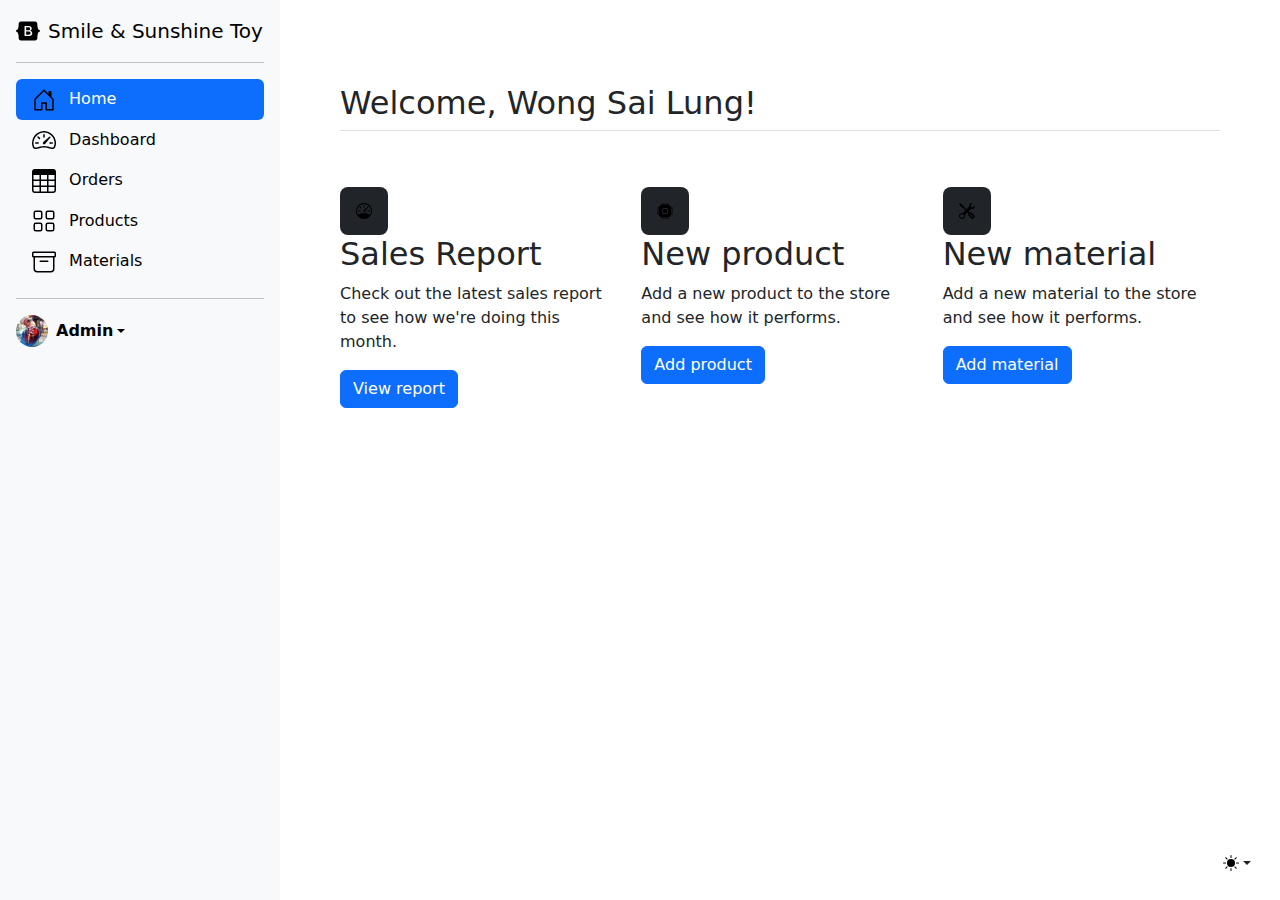
<file: admin/index.html>
<!doctype html>
<html lang="en" data-bs-theme="auto">

<head>
    <script src="./color-modes.js"></script>

    <meta charset="utf-8">
    <meta name="viewport" content="width=device-width, initial-scale=1">
    <title>Home</title>

    <link href="https://cdn.jsdelivr.net/npm/bootstrap@5.3.3/dist/css/bootstrap.min.css" rel="stylesheet"
        integrity="sha384-QWTKZyjpPEjISv5WaRU9OFeRpok6YctnYmDr5pNlyT2bRjXh0JMhjY6hW+ALEwIH" crossorigin="anonymous">

    <link href="./sidebars.css" rel="stylesheet">
    <link href="./main.css" rel="stylesheet">

</head>

<body>

    <!-- icon -->
    <svg xmlns="http://www.w3.org/2000/svg" class="d-none">

        <!-- background theme icon-->
        <symbol id="check2" viewBox="0 0 16 16">
            <path
                d="M13.854 3.646a.5.5 0 0 1 0 .708l-7 7a.5.5 0 0 1-.708 0l-3.5-3.5a.5.5 0 1 1 .708-.708L6.5 10.293l6.646-6.647a.5.5 0 0 1 .708 0z" />
        </symbol>
        <symbol id="circle-half" viewBox="0 0 16 16">
            <path d="M8 15A7 7 0 1 0 8 1v14zm0 1A8 8 0 1 1 8 0a8 8 0 0 1 0 16z" />
        </symbol>
        <symbol id="moon-stars-fill" viewBox="0 0 16 16">
            <path
                d="M6 .278a.768.768 0 0 1 .08.858 7.208 7.208 0 0 0-.878 3.46c0 4.021 3.278 7.277 7.318 7.277.527 0 1.04-.055 1.533-.16a.787.787 0 0 1 .81.316.733.733 0 0 1-.031.893A8.349 8.349 0 0 1 8.344 16C3.734 16 0 12.286 0 7.71 0 4.266 2.114 1.312 5.124.06A.752.752 0 0 1 6 .278z" />
            <path
                d="M10.794 3.148a.217.217 0 0 1 .412 0l.387 1.162c.173.518.579.924 1.097 1.097l1.162.387a.217.217 0 0 1 0 .412l-1.162.387a1.734 1.734 0 0 0-1.097 1.097l-.387 1.162a.217.217 0 0 1-.412 0l-.387-1.162A1.734 1.734 0 0 0 9.31 6.593l-1.162-.387a.217.217 0 0 1 0-.412l1.162-.387a1.734 1.734 0 0 0 1.097-1.097l.387-1.162zM13.863.099a.145.145 0 0 1 .274 0l.258.774c.115.346.386.617.732.732l.774.258a.145.145 0 0 1 0 .274l-.774.258a1.156 1.156 0 0 0-.732.732l-.258.774a.145.145 0 0 1-.274 0l-.258-.774a1.156 1.156 0 0 0-.732-.732l-.774-.258a.145.145 0 0 1 0-.274l.774-.258c.346-.115.617-.386.732-.732L13.863.1z" />
        </symbol>
        <symbol id="sun-fill" viewBox="0 0 16 16">
            <path
                d="M8 12a4 4 0 1 0 0-8 4 4 0 0 0 0 8zM8 0a.5.5 0 0 1 .5.5v2a.5.5 0 0 1-1 0v-2A.5.5 0 0 1 8 0zm0 13a.5.5 0 0 1 .5.5v2a.5.5 0 0 1-1 0v-2A.5.5 0 0 1 8 13zm8-5a.5.5 0 0 1-.5.5h-2a.5.5 0 0 1 0-1h2a.5.5 0 0 1 .5.5zM3 8a.5.5 0 0 1-.5.5h-2a.5.5 0 0 1 0-1h2A.5.5 0 0 1 3 8zm10.657-5.657a.5.5 0 0 1 0 .707l-1.414 1.415a.5.5 0 1 1-.707-.708l1.414-1.414a.5.5 0 0 1 .707 0zm-9.193 9.193a.5.5 0 0 1 0 .707L3.05 13.657a.5.5 0 0 1-.707-.707l1.414-1.414a.5.5 0 0 1 .707 0zm9.193 2.121a.5.5 0 0 1-.707 0l-1.414-1.414a.5.5 0 0 1 .707-.707l1.414 1.414a.5.5 0 0 1 0 .707zM4.464 4.465a.5.5 0 0 1-.707 0L2.343 3.05a.5.5 0 1 1 .707-.707l1.414 1.414a.5.5 0 0 1 0 .708z" />
        </symbol>


        <!-- side bar icon -->
        <symbol id="bootstrap" viewBox="0 0 118 94">
            <title>Bootstrap</title>
            <path fill-rule="evenodd" clip-rule="evenodd"
                d="M24.509 0c-6.733 0-11.715 5.893-11.492 12.284.214 6.14-.064 14.092-2.066 20.577C8.943 39.365 5.547 43.485 0 44.014v5.972c5.547.529 8.943 4.649 10.951 11.153 2.002 6.485 2.28 14.437 2.066 20.577C12.794 88.106 17.776 94 24.51 94H93.5c6.733 0 11.714-5.893 11.491-12.284-.214-6.14.064-14.092 2.066-20.577 2.009-6.504 5.396-10.624 10.943-11.153v-5.972c-5.547-.529-8.934-4.649-10.943-11.153-2.002-6.484-2.28-14.437-2.066-20.577C105.214 5.894 100.233 0 93.5 0H24.508zM80 57.863C80 66.663 73.436 72 62.543 72H44a2 2 0 01-2-2V24a2 2 0 012-2h18.437c9.083 0 15.044 4.92 15.044 12.474 0 5.302-4.01 10.049-9.119 10.88v.277C75.317 46.394 80 51.21 80 57.863zM60.521 28.34H49.948v14.934h8.905c6.884 0 10.68-2.772 10.68-7.727 0-4.643-3.264-7.207-9.012-7.207zM49.948 49.2v16.458H60.91c7.167 0 10.964-2.876 10.964-8.281 0-5.406-3.903-8.178-11.425-8.178H49.948z">
            </path>
        </symbol>
        <symbol id="home" viewBox="0 0 16 16">
            <path
                d="M8.354 1.146a.5.5 0 0 0-.708 0l-6 6A.5.5 0 0 0 1.5 7.5v7a.5.5 0 0 0 .5.5h4.5a.5.5 0 0 0 .5-.5v-4h2v4a.5.5 0 0 0 .5.5H14a.5.5 0 0 0 .5-.5v-7a.5.5 0 0 0-.146-.354L13 5.793V2.5a.5.5 0 0 0-.5-.5h-1a.5.5 0 0 0-.5.5v1.293L8.354 1.146zM2.5 14V7.707l5.5-5.5 5.5 5.5V14H10v-4a.5.5 0 0 0-.5-.5h-3a.5.5 0 0 0-.5.5v4H2.5z" />
        </symbol>
        <symbol id="speedometer2" viewBox="0 0 16 16">
            <path
                d="M8 4a.5.5 0 0 1 .5.5V6a.5.5 0 0 1-1 0V4.5A.5.5 0 0 1 8 4zM3.732 5.732a.5.5 0 0 1 .707 0l.915.914a.5.5 0 1 1-.708.708l-.914-.915a.5.5 0 0 1 0-.707zM2 10a.5.5 0 0 1 .5-.5h1.586a.5.5 0 0 1 0 1H2.5A.5.5 0 0 1 2 10zm9.5 0a.5.5 0 0 1 .5-.5h1.5a.5.5 0 0 1 0 1H12a.5.5 0 0 1-.5-.5zm.754-4.246a.389.389 0 0 0-.527-.02L7.547 9.31a.91.91 0 1 0 1.302 1.258l3.434-4.297a.389.389 0 0 0-.029-.518z" />
            <path fill-rule="evenodd"
                d="M0 10a8 8 0 1 1 15.547 2.661c-.442 1.253-1.845 1.602-2.932 1.25C11.309 13.488 9.475 13 8 13c-1.474 0-3.31.488-4.615.911-1.087.352-2.49.003-2.932-1.25A7.988 7.988 0 0 1 0 10zm8-7a7 7 0 0 0-6.603 9.329c.203.575.923.876 1.68.63C4.397 12.533 6.358 12 8 12s3.604.532 4.923.96c.757.245 1.477-.056 1.68-.631A7 7 0 0 0 8 3z" />
        </symbol>
        <symbol id="table" viewBox="0 0 16 16">
            <path
                d="M0 2a2 2 0 0 1 2-2h12a2 2 0 0 1 2 2v12a2 2 0 0 1-2 2H2a2 2 0 0 1-2-2V2zm15 2h-4v3h4V4zm0 4h-4v3h4V8zm0 4h-4v3h3a1 1 0 0 0 1-1v-2zm-5 3v-3H6v3h4zm-5 0v-3H1v2a1 1 0 0 0 1 1h3zm-4-4h4V8H1v3zm0-4h4V4H1v3zm5-3v3h4V4H6zm4 4H6v3h4V8z" />
        </symbol>
        <symbol id="grid" viewBox="0 0 16 16">
            <path
                d="M1 2.5A1.5 1.5 0 0 1 2.5 1h3A1.5 1.5 0 0 1 7 2.5v3A1.5 1.5 0 0 1 5.5 7h-3A1.5 1.5 0 0 1 1 5.5v-3zM2.5 2a.5.5 0 0 0-.5.5v3a.5.5 0 0 0 .5.5h3a.5.5 0 0 0 .5-.5v-3a.5.5 0 0 0-.5-.5h-3zm6.5.5A1.5 1.5 0 0 1 10.5 1h3A1.5 1.5 0 0 1 15 2.5v3A1.5 1.5 0 0 1 13.5 7h-3A1.5 1.5 0 0 1 9 5.5v-3zm1.5-.5a.5.5 0 0 0-.5.5v3a.5.5 0 0 0 .5.5h3a.5.5 0 0 0 .5-.5v-3a.5.5 0 0 0-.5-.5h-3zM1 10.5A1.5 1.5 0 0 1 2.5 9h3A1.5 1.5 0 0 1 7 10.5v3A1.5 1.5 0 0 1 5.5 15h-3A1.5 1.5 0 0 1 1 13.5v-3zm1.5-.5a.5.5 0 0 0-.5.5v3a.5.5 0 0 0 .5.5h3a.5.5 0 0 0 .5-.5v-3a.5.5 0 0 0-.5-.5h-3zm6.5.5A1.5 1.5 0 0 1 10.5 9h3a1.5 1.5 0 0 1 1.5 1.5v3a1.5 1.5 0 0 1-1.5 1.5h-3A1.5 1.5 0 0 1 9 13.5v-3zm1.5-.5a.5.5 0 0 0-.5.5v3a.5.5 0 0 0 .5.5h3a.5.5 0 0 0 .5-.5v-3a.5.5 0 0 0-.5-.5h-3z" />
        </symbol>
        <symbol id="archive" viewBox="0 0 16 16">
            <path
                d="M0 2a1 1 0 0 1 1-1h14a1 1 0 0 1 1 1v2a1 1 0 0 1-1 1v7.5a2.5 2.5 0 0 1-2.5 2.5h-9A2.5 2.5 0 0 1 1 12.5V5a1 1 0 0 1-1-1zm2 3v7.5A1.5 1.5 0 0 0 3.5 14h9a1.5 1.5 0 0 0 1.5-1.5V5zm13-3H1v2h14zM5 7.5a.5.5 0 0 1 .5-.5h5a.5.5 0 0 1 0 1h-5a.5.5 0 0 1-.5-.5" />
        </symbol>
        <symbol id="people-circle" viewBox="0 0 16 16">
            <path d="M11 6a3 3 0 1 1-6 0 3 3 0 0 1 6 0z" />
            <path fill-rule="evenodd"
                d="M0 8a8 8 0 1 1 16 0A8 8 0 0 1 0 8zm8-7a7 7 0 0 0-5.468 11.37C3.242 11.226 4.805 10 8 10s4.757 1.225 5.468 2.37A7 7 0 0 0 8 1z" />
        </symbol>

        <!-- top bar icon -->
        <symbol id="speedometer" viewBox="0 0 16 16">
            <path
                d="M8 2a.5.5 0 0 1 .5.5V4a.5.5 0 0 1-1 0V2.5A.5.5 0 0 1 8 2M3.732 3.732a.5.5 0 0 1 .707 0l.915.914a.5.5 0 1 1-.708.708l-.914-.915a.5.5 0 0 1 0-.707M2 8a.5.5 0 0 1 .5-.5h1.586a.5.5 0 0 1 0 1H2.5A.5.5 0 0 1 2 8m9.5 0a.5.5 0 0 1 .5-.5h1.5a.5.5 0 0 1 0 1H12a.5.5 0 0 1-.5-.5m.754-4.246a.39.39 0 0 0-.527-.02L7.547 7.31A.91.91 0 1 0 8.85 8.569l3.434-4.297a.39.39 0 0 0-.029-.518z" />
            <path fill-rule="evenodd"
                d="M6.664 15.889A8 8 0 1 1 9.336.11a8 8 0 0 1-2.672 15.78zm-4.665-4.283A11.95 11.95 0 0 1 8 10c2.186 0 4.236.585 6.001 1.606a7 7 0 1 0-12.002 0" />
        </symbol>
        <symbol id="cpu-fill" viewBox="0 0 16 16">
            <path d="M6.5 6a.5.5 0 0 0-.5.5v3a.5.5 0 0 0 .5.5h3a.5.5 0 0 0 .5-.5v-3a.5.5 0 0 0-.5-.5h-3z" />
            <path
                d="M5.5.5a.5.5 0 0 0-1 0V2A2.5 2.5 0 0 0 2 4.5H.5a.5.5 0 0 0 0 1H2v1H.5a.5.5 0 0 0 0 1H2v1H.5a.5.5 0 0 0 0 1H2v1H.5a.5.5 0 0 0 0 1H2A2.5 2.5 0 0 0 4.5 14v1.5a.5.5 0 0 0 1 0V14h1v1.5a.5.5 0 0 0 1 0V14h1v1.5a.5.5 0 0 0 1 0V14h1v1.5a.5.5 0 0 0 1 0V14a2.5 2.5 0 0 0 2.5-2.5h1.5a.5.5 0 0 0 0-1H14v-1h1.5a.5.5 0 0 0 0-1H14v-1h1.5a.5.5 0 0 0 0-1H14v-1h1.5a.5.5 0 0 0 0-1H14A2.5 2.5 0 0 0 11.5 2V.5a.5.5 0 0 0-1 0V2h-1V.5a.5.5 0 0 0-1 0V2h-1V.5a.5.5 0 0 0-1 0V2h-1V.5zm1 4.5h3A1.5 1.5 0 0 1 11 6.5v3A1.5 1.5 0 0 1 9.5 11h-3A1.5 1.5 0 0 1 5 9.5v-3A1.5 1.5 0 0 1 6.5 5z" />
        </symbol>
        <symbol id="toggles2" viewBox="0 0 16 16">
            <path d="M9.465 10H12a2 2 0 1 1 0 4H9.465c.34-.588.535-1.271.535-2 0-.729-.195-1.412-.535-2z" />
            <path
                d="M6 15a3 3 0 1 0 0-6 3 3 0 0 0 0 6zm0 1a4 4 0 1 1 0-8 4 4 0 0 1 0 8zm.535-10a3.975 3.975 0 0 1-.409-1H4a1 1 0 0 1 0-2h2.126c.091-.355.23-.69.41-1H4a2 2 0 1 0 0 4h2.535z" />
            <path d="M14 4a4 4 0 1 1-8 0 4 4 0 0 1 8 0z" />
        </symbol>
        <symbol id="tools" viewBox="0 0 16 16">
            <path
                d="M1 0L0 1l2.2 3.081a1 1 0 0 0 .815.419h.07a1 1 0 0 1 .708.293l2.675 2.675-2.617 2.654A3.003 3.003 0 0 0 0 13a3 3 0 1 0 5.878-.851l2.654-2.617.968.968-.305.914a1 1 0 0 0 .242 1.023l3.356 3.356a1 1 0 0 0 1.414 0l1.586-1.586a1 1 0 0 0 0-1.414l-3.356-3.356a1 1 0 0 0-1.023-.242L10.5 9.5l-.96-.96 2.68-2.643A3.005 3.005 0 0 0 16 3c0-.269-.035-.53-.102-.777l-2.14 2.141L12 4l-.364-1.757L13.777.102a3 3 0 0 0-3.675 3.68L7.462 6.46 4.793 3.793a1 1 0 0 1-.293-.707v-.071a1 1 0 0 0-.419-.814L1 0zm9.646 10.646a.5.5 0 0 1 .708 0l3 3a.5.5 0 0 1-.708.708l-3-3a.5.5 0 0 1 0-.708zM3 11l.471.242.529.026.287.445.445.287.026.529L5 13l-.242.471-.026.529-.445.287-.287.445-.529.026L3 15l-.471-.242L2 14.732l-.287-.445L1.268 14l-.026-.529L1 13l.242-.471.026-.529.445-.287.287-.445.529-.026L3 11z" />
        </symbol>
        <symbol id="chevron-right" viewBox="0 0 16 16">
            <path fill-rule="evenodd"
                d="M4.646 1.646a.5.5 0 0 1 .708 0l6 6a.5.5 0 0 1 0 .708l-6 6a.5.5 0 0 1-.708-.708L10.293 8 4.646 2.354a.5.5 0 0 1 0-.708z" />
        </symbol>
    </svg>

    <!-- background theme -->
    <div class="dropdown position-fixed bottom-0 end-0 mb-3 me-3 bd-mode-toggle">
        <button class="btn btn-bd-primary py-2 dropdown-toggle d-flex align-items-center" id="bd-theme" type="button"
            aria-expanded="false" data-bs-toggle="dropdown" aria-label="Toggle theme (auto)">
            <svg class="bi my-1 theme-icon-active" width="1em" height="1em">
                <use href="#circle-half"></use>
            </svg>
            <span class="visually-hidden" id="bd-theme-text">Toggle theme</span>
        </button>
        <ul class="dropdown-menu dropdown-menu-end shadow" aria-labelledby="bd-theme-text">
            <li>
                <button type="button" class="dropdown-item d-flex align-items-center" data-bs-theme-value="light"
                    aria-pressed="false">
                    <svg class="bi me-2 opacity-50" width="1em" height="1em">
                        <use href="#sun-fill"></use>
                    </svg>
                    Light
                    <svg class="bi ms-auto d-none" width="1em" height="1em">
                        <use href="#check2"></use>
                    </svg>
                </button>
            </li>
            <li>
                <button type="button" class="dropdown-item d-flex align-items-center" data-bs-theme-value="dark"
                    aria-pressed="false">
                    <svg class="bi me-2 opacity-50" width="1em" height="1em">
                        <use href="#moon-stars-fill"></use>
                    </svg>
                    Dark
                    <svg class="bi ms-auto d-none" width="1em" height="1em">
                        <use href="#check2"></use>
                    </svg>
                </button>
            </li>
            <li>
                <button type="button" class="dropdown-item d-flex align-items-center active" data-bs-theme-value="auto"
                    aria-pressed="true">
                    <svg class="bi me-2 opacity-50" width="1em" height="1em">
                        <use href="#circle-half"></use>
                    </svg>
                    Auto
                    <svg class="bi ms-auto d-none" width="1em" height="1em">
                        <use href="#check2"></use>
                    </svg>
                </button>
            </li>
        </ul>
    </div>

    <!-- Main Container -->
    <div class="main-container">
        <!-- Mobile Toggle Button -->
        <button class="navbar-toggler d-sm-none mobile-nav-toggle" type="button" data-bs-toggle="offcanvas"
            data-bs-target="#mobileSidebar" aria-controls="mobileSidebar">
            <svg xmlns="http://www.w3.org/2000/svg" width="24" height="24" viewBox="0 0 24 24" fill="none"
                stroke="currentColor" stroke-width="2" stroke-linecap="round" stroke-linejoin="round">
                <line x1="3" y1="12" x2="21" y2="12"></line>
                <line x1="3" y1="6" x2="21" y2="6"></line>
                <line x1="3" y1="18" x2="21" y2="18"></line>
            </svg>
        </button>

        <!-- Mobile Sidebar -->
        <div class="offcanvas d-lg-none offcanvas-start" tabindex="-1" id="mobileSidebar"
            aria-labelledby="mobileSidebarLabel">
            <div class="offcanvas-header">
                <a href="/"
                    class="d-flex align-items-center mb-3 mb-md-0 me-md-auto link-body-emphasis text-decoration-none">
                    <svg class="bi pe-none me-2" width="24" height="24">
                        <use xlink:href="#bootstrap" />
                    </svg>
                    <span class="fs-5">Smile & Sunshine Toy</span>
                </a>
                <button type="button" class="btn-close" data-bs-dismiss="offcanvas" aria-label="Close"></button>
            </div>
            <div class="offcanvas-body">
                <ul class="nav nav-pills flex-column mb-auto">
                    <li class="nav-item">
                        <a href="/admin" class="nav-link active" aria-current="page">
                            <svg class="bi pe-none me-2" width="24" height="24">
                                <use xlink:href="#home" />
                            </svg>
                            Home
                        </a>
                    </li>
                    <li>
                        <a href="/admin/dashboard" class="nav-link link-body-emphasis">
                            <svg class="bi pe-none me-2" width="24" height="24">
                                <use xlink:href="#speedometer2" />
                            </svg>
                            Dashboard
                        </a>
                    </li>
                    <li>
                        <a href="/admin/orders" class="nav-link link-body-emphasis">
                            <svg class="bi pe-none me-2" width="24" height="24">
                                <use xlink:href="#table" />
                            </svg>
                            Orders
                        </a>
                    </li>
                    <li>
                        <a href="/admin/products" class="nav-link link-body-emphasis">
                            <svg class="bi pe-none me-2" width="24" height="24">
                                <use xlink:href="#grid" />
                            </svg>
                            Products
                        </a>
                    </li>
                    <li>
                        <a href="/admin/materials" class="nav-link link-body-emphasis">
                            <svg class="bi pe-none me-2" width="24" height="24">
                                <use xlink:href="#archive" />
                            </svg>
                            Materials
                        </a>
                    </li>
                    <li class="nav-item d-none">
                        <a href="/admin/customers" class="nav-link link-body-emphasis">
                            <svg class="bi pe-none me-2" width="24" height="24">
                                <use xlink:href="#people-circle" />
                            </svg>
                            Customers
                        </a>
                    </li>
                </ul>
                <hr>
                <div class="dropdown">
                    <a href="#"
                        class="d-flex align-items-center link-body-emphasis text-decoration-none dropdown-toggle"
                        data-bs-toggle="dropdown" aria-expanded="false">
                        <img src="marco.jpg" alt="" width="32" height="32" class="rounded-circle me-2">
                        <strong>Admin</strong>
                    </a>
                    <ul class="dropdown-menu text-small shadow">
                        <li><a class="dropdown-item" href="/admin/settings">Settings</a></li>
                        <li><a class="dropdown-item" href="/admin/profile">Profile</a></li>
                        <li>
                            <hr class="dropdown-divider">
                        </li>
                        <li><a class="dropdown-item" href="/">Sign out</a></li>
                    </ul>
                </div>
            </div>
        </div>

        <!-- Large Screen Sidebar -->
        <div class="d-none d-lg-flex flex-column flex-shrink-0 p-3 bg-body-tertiary" style="width: 280px;">
            <a href="/"
                class="d-flex align-items-center mb-3 mb-md-0 me-md-auto link-body-emphasis text-decoration-none">
                <svg class="bi pe-none me-2" width="24" height="24">
                    <use xlink:href="#bootstrap" />
                </svg>
                <span class="fs-5">Smile & Sunshine Toy</span>
            </a>
            <hr>
            <ul class="nav nav-pills flex-column">
                <!-- Same navigation items as mobile sidebar -->
                <li class="nav-item">
                    <a href="/admin" class="nav-link active" aria-current="page">
                        <svg class="bi pe-none me-2" width="24" height="24">
                            <use xlink:href="#home" />
                        </svg>
                        Home
                    </a>
                </li>
                <li>
                    <a href="/admin/dashboard" class="nav-link link-body-emphasis">
                        <svg class="bi pe-none me-2" width="24" height="24">
                            <use xlink:href="#speedometer2" />
                        </svg>
                        Dashboard
                    </a>
                </li>
                <li>
                    <a href="/admin/orders" class="nav-link link-body-emphasis">
                        <svg class="bi pe-none me-2" width="24" height="24">
                            <use xlink:href="#table" />
                        </svg>
                        Orders
                    </a>
                </li>
                <li>
                    <a href="/admin/products" class="nav-link link-body-emphasis">
                        <svg class="bi pe-none me-2" width="24" height="24">
                            <use xlink:href="#grid" />
                        </svg>
                        Products
                    </a>
                </li>
                <li>
                    <a href="/admin/materials" class="nav-link link-body-emphasis">
                        <svg class="bi pe-none me-2" width="24" height="24">
                            <use xlink:href="#archive" />
                        </svg>
                        Materials
                    </a>
                </li>
                <li class="nav-item d-none">
                    <a href="/admin/customers" class="nav-link link-body-emphasis">
                        <svg class="bi pe-none me-2" width="24" height="24">
                            <use xlink:href="#people-circle" />
                        </svg>
                        Customers
                    </a>
                </li>
            </ul>
            <hr>
            <div class="dropdown">
                <a href="#" class="d-flex align-items-center link-body-emphasis text-decoration-none dropdown-toggle"
                    data-bs-toggle="dropdown" aria-expanded="false">
                    <img src="marco.jpg" alt="" width="32" height="32" class="rounded-circle me-2">
                    <strong>Admin</strong>
                </a>
                <ul class="dropdown-menu text-small shadow">
                    <li><a class="dropdown-item" href="/admin/settings">Settings</a></li>
                    <li><a class="dropdown-item" href="/admin/profile">Profile</a></li>
                    <li>
                        <hr class="dropdown-divider">
                    </li>
                    <li><a class="dropdown-item" href="/">Sign out</a></li>
                </ul>
            </div>
        </div>

        <!-- Medium Screen Sidebar -->
        <div class="d-none d-sm-flex d-lg-none flex-column flex-shrink-0 bg-body-tertiary" style="width: 4.5rem;">
            <a href="/" class="d-block p-3 link-body-emphasis text-decoration-none" data-bs-toggle="tooltip"
                data-bs-placement="right">
                <svg class="bi pe-none" width="40" height="32">
                    <use xlink:href="#bootstrap" />
                </svg>
            </a>
            <ul class="nav nav-pills nav-flush flex-column text-center">
                <li class="nav-item">
                    <a href="/admin" class="nav-link active py-3 border-bottom rounded-0" aria-current="page"
                        title="Home" data-bs-toggle="tooltip" data-bs-placement="right">
                        <svg class="bi pe-none" width="24" height="24" role="img" aria-label="Home">
                            <use xlink:href="#home" />
                        </svg>
                    </a>
                </li>
                <li>
                    <a href="/admin/dashboard" class="nav-link py-3 border-bottom rounded-0" title="Dashboard"
                        data-bs-toggle="tooltip" data-bs-placement="right">
                        <svg class="bi pe-none" width="24" height="24" role="img" aria-label="Dashboard">
                            <use xlink:href="#speedometer2" />
                        </svg>
                    </a>
                </li>
                <li>
                    <a href="/admin/orders" class="nav-link py-3 border-bottom rounded-0" title="Orders"
                        data-bs-toggle="tooltip" data-bs-placement="right">
                        <svg class="bi pe-none" width="24" height="24" role="img" aria-label="Orders">
                            <use xlink:href="#table" />
                        </svg>
                    </a>
                </li>
                <li>
                    <a href="/admin/products" class="nav-link py-3 border-bottom rounded-0" title="Products"
                        data-bs-toggle="tooltip" data-bs-placement="right">
                        <svg class="bi pe-none" width="24" height="24" role="img" aria-label="Products">
                            <use xlink:href="#grid" />
                        </svg>
                    </a>
                </li>
                <li>
                    <a href="/admin/materials" class="nav-link py-3 border-bottom rounded-0" title="Materials"
                        data-bs-toggle="tooltip" data-bs-placement="right">
                        <svg class="bi pe-none" width="24" height="24" role="img" aria-label="Materials">
                            <use xlink:href="#archive" />
                        </svg>
                    </a>
                </li>
                <li class="d-none">
                    <a href="/admin/customers" class="nav-link py-3 border-bottom rounded-0" title="Customers"
                        data-bs-toggle="tooltip" data-bs-placement="right">
                        <svg class="bi pe-none" width="24" height="24" role="img" aria-label="Customers">
                            <use xlink:href="#people-circle" />
                        </svg>
                    </a>
                </li>
            </ul>
            <div class="dropdown border-top">
                <a href="#"
                    class="d-flex align-items-center justify-content-center p-3 link-body-emphasis text-decoration-none dropdown-toggle"
                    data-bs-toggle="dropdown" aria-expanded="false">
                    <img src="marco.jpg" alt="mdo" width="32" height="32" class="rounded-circle">
                </a>
                <ul class="dropdown-menu text-small shadow">
                    <li><a class="dropdown-item" href="/admin/settings">Settings</a></li>
                    <li><a class="dropdown-item" href="/admin/profile">Profile</a></li>
                    <li>
                        <hr class="dropdown-divider">
                    </li>
                    <li><a class="dropdown-item" href="/">Sign out</a></li>
                </ul>
            </div>
        </div>

        <!-- Main Content -->
        <div class="content-wrapper">
            <main class="p-3">
                <div class="container px-4 py-5" id="hanging-icons">
                    <h2 class="pb-2 border-bottom">Welcome, Wong Sai Lung!</h2>
                    <div class="row g-4 py-5 row-cols-1 row-cols-lg-3">
                        <div class="col d-flex align-items-start theme-transition">
                            <div class="rounded-rectangle"
                                onmouseover="this.style.backgroundColor=document.documentElement.getAttribute('data-bs-theme')==='dark'?'#333':'#f0f0f0';"
                                onmouseout="this.style.backgroundColor='';">
                                <div class="icon-square theme-icon flex-shrink-0 me-3">
                                    <svg class="bi" width="1em" height="1em">
                                        <use xlink:href="#speedometer" />
                                    </svg>
                                </div>
                                <div>
                                    <h2>Sales Report</h2>
                                    <p>Check out the latest sales report to see how we're doing this month.
                                    </p>
                                    <a href="/admin/dashboard/#report" class="btn btn-primary">
                                        View report
                                    </a>
                                </div>
                            </div>
                        </div>
                        <div class="col d-flex align-items-start theme-transition">
                            <div class="rounded-rectangle"
                                onmouseover="this.style.backgroundColor=document.documentElement.getAttribute('data-bs-theme')==='dark'?'#333':'#f0f0f0';"
                                onmouseout="this.style.backgroundColor='';">
                                <div class="icon-square theme-icon flex-shrink-0 me-3">
                                    <svg class="bi" width="1em" height="1em">
                                        <use xlink:href="#cpu-fill" />
                                    </svg>
                                </div>
                                <div>
                                    <h2>New product</h2>
                                    <p>Add a new product to the store and see how it performs.
                                    </p>
                                    <a href="/admin/products/new" class="btn btn-primary">
                                        Add product
                                    </a>
                                </div>
                            </div>
                        </div>
                        <div class="col d-flex align-items-start theme-transition">
                            <div class="rounded-rectangle"
                                onmouseover="this.style.backgroundColor=document.documentElement.getAttribute('data-bs-theme')==='dark'?'#333':'#f0f0f0';"
                                onmouseout="this.style.backgroundColor='';">
                                <div class="icon-square theme-icon flex-shrink-0 me-3">
                                    <svg class="bi" width="1em" height="1em">
                                        <use xlink:href="#tools" />
                                    </svg>
                                </div>
                                <div>
                                    <h2>New material</h2>
                                    <p>Add a new material to the store and see how it performs.
                                    </p>
                                    <a href="/admin/materials/new" class="btn btn-primary">
                                        Add material
                                    </a>
                                </div>
                            </div>
                        </div>
                    </div>
                </div>
            </main>
        </div>
    </div>

    <script src="https://cdn.jsdelivr.net/npm/bootstrap@5.3.3/dist/js/bootstrap.bundle.min.js"
        integrity="sha384-YvpcrYf0tY3lHB60NNkmXc5s9fDVZLESaAA55NDzOxhy9GkcIdslK1eN7N6jIeHz"
        crossorigin="anonymous"></script>
    <script src="./sidebars.js"></script>
</body>

</html>
</file>
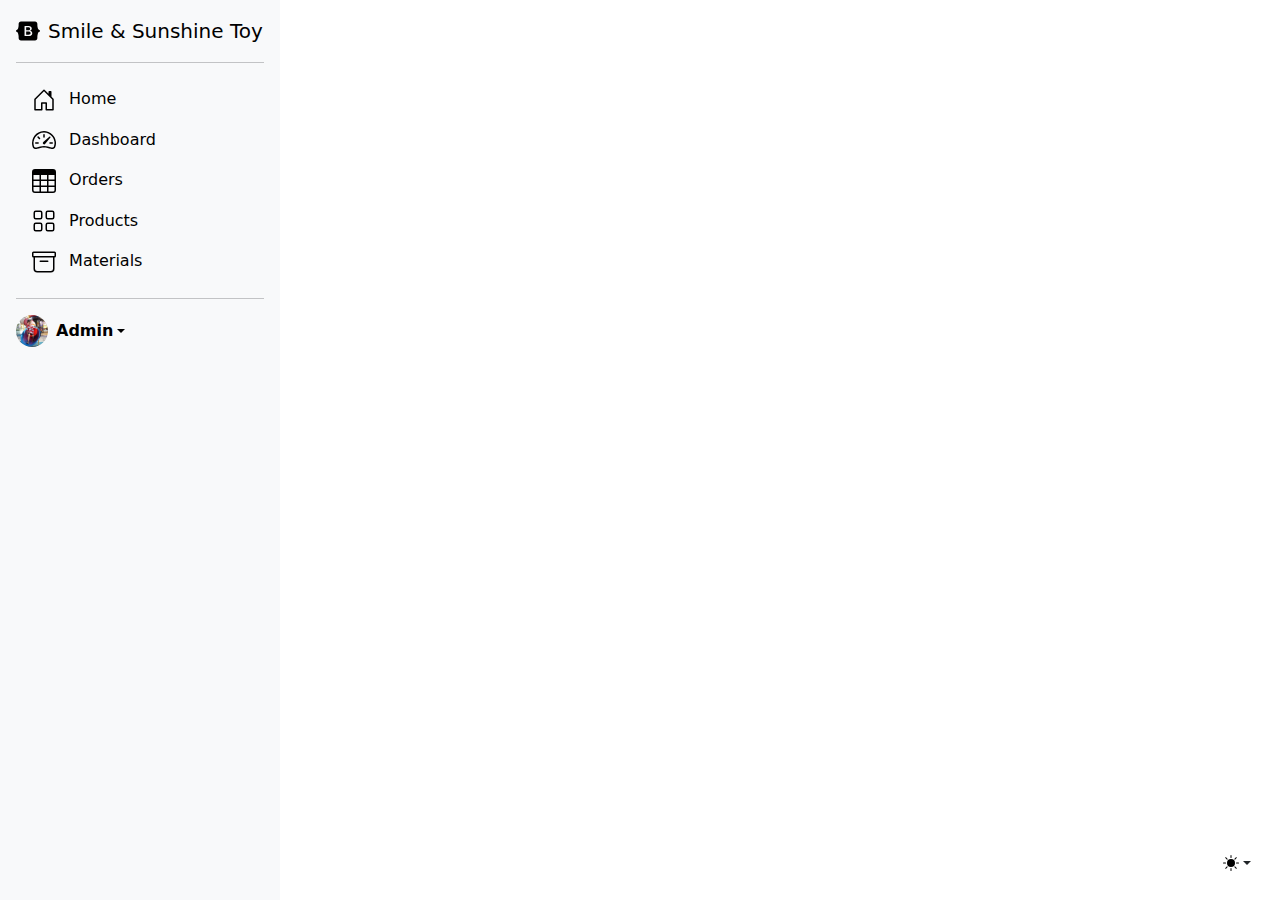
<file: admin/customers/index.html>
<!doctype html>
<html lang="en" data-bs-theme="auto">

<head>
    <script src="../color-modes.js"></script>

    <meta charset="utf-8">
    <meta name="viewport" content="width=device-width, initial-scale=1">
    <title>Customers</title>

    <link href="https://cdn.jsdelivr.net/npm/bootstrap@5.3.3/dist/css/bootstrap.min.css" rel="stylesheet"
        integrity="sha384-QWTKZyjpPEjISv5WaRU9OFeRpok6YctnYmDr5pNlyT2bRjXh0JMhjY6hW+ALEwIH" crossorigin="anonymous">

    <link href="../sidebars.css" rel="stylesheet">
    <link href="../main.css" rel="stylesheet">
</head>

<body>

    <!-- icon -->
    <svg xmlns="http://www.w3.org/2000/svg" class="d-none">

        <!-- background theme icon-->
        <symbol id="check2" viewBox="0 0 16 16">
            <path
                d="M13.854 3.646a.5.5 0 0 1 0 .708l-7 7a.5.5 0 0 1-.708 0l-3.5-3.5a.5.5 0 1 1 .708-.708L6.5 10.293l6.646-6.647a.5.5 0 0 1 .708 0z" />
        </symbol>
        <symbol id="circle-half" viewBox="0 0 16 16">
            <path d="M8 15A7 7 0 1 0 8 1v14zm0 1A8 8 0 1 1 8 0a8 8 0 0 1 0 16z" />
        </symbol>
        <symbol id="moon-stars-fill" viewBox="0 0 16 16">
            <path
                d="M6 .278a.768.768 0 0 1 .08.858 7.208 7.208 0 0 0-.878 3.46c0 4.021 3.278 7.277 7.318 7.277.527 0 1.04-.055 1.533-.16a.787.787 0 0 1 .81.316.733.733 0 0 1-.031.893A8.349 8.349 0 0 1 8.344 16C3.734 16 0 12.286 0 7.71 0 4.266 2.114 1.312 5.124.06A.752.752 0 0 1 6 .278z" />
            <path
                d="M10.794 3.148a.217.217 0 0 1 .412 0l.387 1.162c.173.518.579.924 1.097 1.097l1.162.387a.217.217 0 0 1 0 .412l-1.162.387a1.734 1.734 0 0 0-1.097 1.097l-.387 1.162a.217.217 0 0 1-.412 0l-.387-1.162A1.734 1.734 0 0 0 9.31 6.593l-1.162-.387a.217.217 0 0 1 0-.412l1.162-.387a1.734 1.734 0 0 0 1.097-1.097l.387-1.162zM13.863.099a.145.145 0 0 1 .274 0l.258.774c.115.346.386.617.732.732l.774.258a.145.145 0 0 1 0 .274l-.774.258a1.156 1.156 0 0 0-.732.732l-.258.774a.145.145 0 0 1-.274 0l-.258-.774a1.156 1.156 0 0 0-.732-.732l-.774-.258a.145.145 0 0 1 0-.274l.774-.258c.346-.115.617-.386.732-.732L13.863.1z" />
        </symbol>
        <symbol id="sun-fill" viewBox="0 0 16 16">
            <path
                d="M8 12a4 4 0 1 0 0-8 4 4 0 0 0 0 8zM8 0a.5.5 0 0 1 .5.5v2a.5.5 0 0 1-1 0v-2A.5.5 0 0 1 8 0zm0 13a.5.5 0 0 1 .5.5v2a.5.5 0 0 1-1 0v-2A.5.5 0 0 1 8 13zm8-5a.5.5 0 0 1-.5.5h-2a.5.5 0 0 1 0-1h2a.5.5 0 0 1 .5.5zM3 8a.5.5 0 0 1-.5.5h-2a.5.5 0 0 1 0-1h2A.5.5 0 0 1 3 8zm10.657-5.657a.5.5 0 0 1 0 .707l-1.414 1.415a.5.5 0 1 1-.707-.708l1.414-1.414a.5.5 0 0 1 .707 0zm-9.193 9.193a.5.5 0 0 1 0 .707L3.05 13.657a.5.5 0 0 1-.707-.707l1.414-1.414a.5.5 0 0 1 .707 0zm9.193 2.121a.5.5 0 0 1-.707 0l-1.414-1.414a.5.5 0 0 1 .707-.707l1.414 1.414a.5.5 0 0 1 0 .707zM4.464 4.465a.5.5 0 0 1-.707 0L2.343 3.05a.5.5 0 1 1 .707-.707l1.414 1.414a.5.5 0 0 1 0 .708z" />
        </symbol>


        <!-- side bar icon -->
        <symbol id="bootstrap" viewBox="0 0 118 94">
            <title>Bootstrap</title>
            <path fill-rule="evenodd" clip-rule="evenodd"
                d="M24.509 0c-6.733 0-11.715 5.893-11.492 12.284.214 6.14-.064 14.092-2.066 20.577C8.943 39.365 5.547 43.485 0 44.014v5.972c5.547.529 8.943 4.649 10.951 11.153 2.002 6.485 2.28 14.437 2.066 20.577C12.794 88.106 17.776 94 24.51 94H93.5c6.733 0 11.714-5.893 11.491-12.284-.214-6.14.064-14.092 2.066-20.577 2.009-6.504 5.396-10.624 10.943-11.153v-5.972c-5.547-.529-8.934-4.649-10.943-11.153-2.002-6.484-2.28-14.437-2.066-20.577C105.214 5.894 100.233 0 93.5 0H24.508zM80 57.863C80 66.663 73.436 72 62.543 72H44a2 2 0 01-2-2V24a2 2 0 012-2h18.437c9.083 0 15.044 4.92 15.044 12.474 0 5.302-4.01 10.049-9.119 10.88v.277C75.317 46.394 80 51.21 80 57.863zM60.521 28.34H49.948v14.934h8.905c6.884 0 10.68-2.772 10.68-7.727 0-4.643-3.264-7.207-9.012-7.207zM49.948 49.2v16.458H60.91c7.167 0 10.964-2.876 10.964-8.281 0-5.406-3.903-8.178-11.425-8.178H49.948z">
            </path>
        </symbol>
        <symbol id="home" viewBox="0 0 16 16">
            <path
                d="M8.354 1.146a.5.5 0 0 0-.708 0l-6 6A.5.5 0 0 0 1.5 7.5v7a.5.5 0 0 0 .5.5h4.5a.5.5 0 0 0 .5-.5v-4h2v4a.5.5 0 0 0 .5.5H14a.5.5 0 0 0 .5-.5v-7a.5.5 0 0 0-.146-.354L13 5.793V2.5a.5.5 0 0 0-.5-.5h-1a.5.5 0 0 0-.5.5v1.293L8.354 1.146zM2.5 14V7.707l5.5-5.5 5.5 5.5V14H10v-4a.5.5 0 0 0-.5-.5h-3a.5.5 0 0 0-.5.5v4H2.5z" />
        </symbol>
        <symbol id="speedometer2" viewBox="0 0 16 16">
            <path
                d="M8 4a.5.5 0 0 1 .5.5V6a.5.5 0 0 1-1 0V4.5A.5.5 0 0 1 8 4zM3.732 5.732a.5.5 0 0 1 .707 0l.915.914a.5.5 0 1 1-.708.708l-.914-.915a.5.5 0 0 1 0-.707zM2 10a.5.5 0 0 1 .5-.5h1.586a.5.5 0 0 1 0 1H2.5A.5.5 0 0 1 2 10zm9.5 0a.5.5 0 0 1 .5-.5h1.5a.5.5 0 0 1 0 1H12a.5.5 0 0 1-.5-.5zm.754-4.246a.389.389 0 0 0-.527-.02L7.547 9.31a.91.91 0 1 0 1.302 1.258l3.434-4.297a.389.389 0 0 0-.029-.518z" />
            <path fill-rule="evenodd"
                d="M0 10a8 8 0 1 1 15.547 2.661c-.442 1.253-1.845 1.602-2.932 1.25C11.309 13.488 9.475 13 8 13c-1.474 0-3.31.488-4.615.911-1.087.352-2.49.003-2.932-1.25A7.988 7.988 0 0 1 0 10zm8-7a7 7 0 0 0-6.603 9.329c.203.575.923.876 1.68.63C4.397 12.533 6.358 12 8 12s3.604.532 4.923.96c.757.245 1.477-.056 1.68-.631A7 7 0 0 0 8 3z" />
        </symbol>
        <symbol id="table" viewBox="0 0 16 16">
            <path
                d="M0 2a2 2 0 0 1 2-2h12a2 2 0 0 1 2 2v12a2 2 0 0 1-2 2H2a2 2 0 0 1-2-2V2zm15 2h-4v3h4V4zm0 4h-4v3h4V8zm0 4h-4v3h3a1 1 0 0 0 1-1v-2zm-5 3v-3H6v3h4zm-5 0v-3H1v2a1 1 0 0 0 1 1h3zm-4-4h4V8H1v3zm0-4h4V4H1v3zm5-3v3h4V4H6zm4 4H6v3h4V8z" />
        </symbol>
        <symbol id="grid" viewBox="0 0 16 16">
            <path
                d="M1 2.5A1.5 1.5 0 0 1 2.5 1h3A1.5 1.5 0 0 1 7 2.5v3A1.5 1.5 0 0 1 5.5 7h-3A1.5 1.5 0 0 1 1 5.5v-3zM2.5 2a.5.5 0 0 0-.5.5v3a.5.5 0 0 0 .5.5h3a.5.5 0 0 0 .5-.5v-3a.5.5 0 0 0-.5-.5h-3zm6.5.5A1.5 1.5 0 0 1 10.5 1h3A1.5 1.5 0 0 1 15 2.5v3A1.5 1.5 0 0 1 13.5 7h-3A1.5 1.5 0 0 1 9 5.5v-3zm1.5-.5a.5.5 0 0 0-.5.5v3a.5.5 0 0 0 .5.5h3a.5.5 0 0 0 .5-.5v-3a.5.5 0 0 0-.5-.5h-3zM1 10.5A1.5 1.5 0 0 1 2.5 9h3A1.5 1.5 0 0 1 7 10.5v3A1.5 1.5 0 0 1 5.5 15h-3A1.5 1.5 0 0 1 1 13.5v-3zm1.5-.5a.5.5 0 0 0-.5.5v3a.5.5 0 0 0 .5.5h3a.5.5 0 0 0 .5-.5v-3a.5.5 0 0 0-.5-.5h-3zm6.5.5A1.5 1.5 0 0 1 10.5 9h3a1.5 1.5 0 0 1 1.5 1.5v3a1.5 1.5 0 0 1-1.5 1.5h-3A1.5 1.5 0 0 1 9 13.5v-3zm1.5-.5a.5.5 0 0 0-.5.5v3a.5.5 0 0 0 .5.5h3a.5.5 0 0 0 .5-.5v-3a.5.5 0 0 0-.5-.5h-3z" />
        </symbol>
        <symbol id="archive" viewBox="0 0 16 16">
            <path
                d="M0 2a1 1 0 0 1 1-1h14a1 1 0 0 1 1 1v2a1 1 0 0 1-1 1v7.5a2.5 2.5 0 0 1-2.5 2.5h-9A2.5 2.5 0 0 1 1 12.5V5a1 1 0 0 1-1-1zm2 3v7.5A1.5 1.5 0 0 0 3.5 14h9a1.5 1.5 0 0 0 1.5-1.5V5zm13-3H1v2h14zM5 7.5a.5.5 0 0 1 .5-.5h5a.5.5 0 0 1 0 1h-5a.5.5 0 0 1-.5-.5" />
        </symbol>
        <symbol id="people-circle" viewBox="0 0 16 16">
            <path d="M11 6a3 3 0 1 1-6 0 3 3 0 0 1 6 0z" />
            <path fill-rule="evenodd"
                d="M0 8a8 8 0 1 1 16 0A8 8 0 0 1 0 8zm8-7a7 7 0 0 0-5.468 11.37C3.242 11.226 4.805 10 8 10s4.757 1.225 5.468 2.37A7 7 0 0 0 8 1z" />
        </symbol>
    </svg>

    <!-- background theme -->
    <div class="dropdown position-fixed bottom-0 end-0 mb-3 me-3 bd-mode-toggle">
        <button class="btn btn-bd-primary py-2 dropdown-toggle d-flex align-items-center" id="bd-theme" type="button"
            aria-expanded="false" data-bs-toggle="dropdown" aria-label="Toggle theme (auto)">
            <svg class="bi my-1 theme-icon-active" width="1em" height="1em">
                <use href="#circle-half"></use>
            </svg>
            <span class="visually-hidden" id="bd-theme-text">Toggle theme</span>
        </button>
        <ul class="dropdown-menu dropdown-menu-end shadow" aria-labelledby="bd-theme-text">
            <li>
                <button type="button" class="dropdown-item d-flex align-items-center" data-bs-theme-value="light"
                    aria-pressed="false">
                    <svg class="bi me-2 opacity-50" width="1em" height="1em">
                        <use href="#sun-fill"></use>
                    </svg>
                    Light
                    <svg class="bi ms-auto d-none" width="1em" height="1em">
                        <use href="#check2"></use>
                    </svg>
                </button>
            </li>
            <li>
                <button type="button" class="dropdown-item d-flex align-items-center" data-bs-theme-value="dark"
                    aria-pressed="false">
                    <svg class="bi me-2 opacity-50" width="1em" height="1em">
                        <use href="#moon-stars-fill"></use>
                    </svg>
                    Dark
                    <svg class="bi ms-auto d-none" width="1em" height="1em">
                        <use href="#check2"></use>
                    </svg>
                </button>
            </li>
            <li>
                <button type="button" class="dropdown-item d-flex align-items-center active" data-bs-theme-value="auto"
                    aria-pressed="true">
                    <svg class="bi me-2 opacity-50" width="1em" height="1em">
                        <use href="#circle-half"></use>
                    </svg>
                    Auto
                    <svg class="bi ms-auto d-none" width="1em" height="1em">
                        <use href="#check2"></use>
                    </svg>
                </button>
            </li>
        </ul>
    </div>

    <!-- Main Container -->
    <div class="main-container">
        <!-- Mobile Toggle Button -->
        <button class="navbar-toggler d-sm-none mobile-nav-toggle" type="button" data-bs-toggle="offcanvas"
            data-bs-target="#mobileSidebar" aria-controls="mobileSidebar">
            <svg xmlns="http://www.w3.org/2000/svg" width="24" height="24" viewBox="0 0 24 24" fill="none"
                stroke="currentColor" stroke-width="2" stroke-linecap="round" stroke-linejoin="round">
                <line x1="3" y1="12" x2="21" y2="12"></line>
                <line x1="3" y1="6" x2="21" y2="6"></line>
                <line x1="3" y1="18" x2="21" y2="18"></line>
            </svg>
        </button>

        <!-- Mobile Sidebar -->
        <div class="offcanvas d-lg-none offcanvas-start" tabindex="-1" id="mobileSidebar"
            aria-labelledby="mobileSidebarLabel">
            <div class="offcanvas-header">
                <a href="/"
                    class="d-flex align-items-center mb-3 mb-md-0 me-md-auto link-body-emphasis text-decoration-none">
                    <svg class="bi pe-none me-2" width="24" height="24">
                        <use xlink:href="#bootstrap" />
                    </svg>
                    <span class="fs-5">Smile & Sunshine Toy</span>
                </a>
                <button type="button" class="btn-close" data-bs-dismiss="offcanvas" aria-label="Close"></button>
            </div>
            <div class="offcanvas-body">
                <ul class="nav nav-pills flex-column mb-auto">
                    <li class="nav-item">
                        <a href="/admin" class="nav-link link-body-emphasis">
                            <svg class="bi pe-none me-2" width="24" height="24">
                                <use xlink:href="#home" />
                            </svg>
                            Home
                        </a>
                    </li>
                    <li>
                        <a href="/admin/dashboard" class="nav-link link-body-emphasis">
                            <svg class="bi pe-none me-2" width="24" height="24">
                                <use xlink:href="#speedometer2" />
                            </svg>
                            Dashboard
                        </a>
                    </li>
                    <li>
                        <a href="/admin/orders" class="nav-link link-body-emphasis">
                            <svg class="bi pe-none me-2" width="24" height="24">
                                <use xlink:href="#table" />
                            </svg>
                            Orders
                        </a>
                    </li>
                    <li>
                        <a href="/admin/products" class="nav-link link-body-emphasis">
                            <svg class="bi pe-none me-2" width="24" height="24">
                                <use xlink:href="#grid" />
                            </svg>
                            Products
                        </a>
                    </li>
                    <li>
                        <a href="/admin/materials" class="nav-link link-body-emphasis">
                            <svg class="bi pe-none me-2" width="24" height="24">
                                <use xlink:href="#archive" />
                            </svg>
                            Materials
                        </a>
                    </li>
                    <li class="nav-item d-none">
                        <a href="/admin/customers" class="nav-link active" aria-current="page">
                            <svg class="bi pe-none me-2" width="24" height="24">
                                <use xlink:href="#people-circle" />
                            </svg>
                            Customers
                        </a>
                    </li>
                </ul>
                <hr>
                <div class="dropdown">
                    <a href="#"
                        class="d-flex align-items-center link-body-emphasis text-decoration-none dropdown-toggle"
                        data-bs-toggle="dropdown" aria-expanded="false">
                        <img src="../marco.jpg" alt="" width="32" height="32" class="rounded-circle me-2">
                        <strong>Admin</strong>
                    </a>
                    <ul class="dropdown-menu text-small shadow">
                        <li><a class="dropdown-item" href="/admin/settings">Settings</a></li>
                        <li><a class="dropdown-item" href="/admin/profile">Profile</a></li>
                        <li>
                            <hr class="dropdown-divider">
                        </li>
                        <li><a class="dropdown-item" href="/">Sign out</a></li>
                    </ul>
                </div>
            </div>
        </div>

        <!-- Large Screen Sidebar -->
        <div class="d-none d-lg-flex flex-column flex-shrink-0 p-3 bg-body-tertiary" style="width: 280px;">
            <a href="/"
                class="d-flex align-items-center mb-3 mb-md-0 me-md-auto link-body-emphasis text-decoration-none">
                <svg class="bi pe-none me-2" width="24" height="24">
                    <use xlink:href="#bootstrap" />
                </svg>
                <span class="fs-5">Smile & Sunshine Toy</span>
            </a>
            <hr>
            <ul class="nav nav-pills flex-column">
                <!-- Same navigation items as mobile sidebar -->
                <li class="nav-item">
                    <a href="/admin" class="nav-link link-body-emphasis">
                        <svg class="bi pe-none me-2" width="24" height="24">
                            <use xlink:href="#home" />
                        </svg>
                        Home
                    </a>
                </li>
                <li>
                    <a href="/admin/dashboard" class="nav-link link-body-emphasis">
                        <svg class="bi pe-none me-2" width="24" height="24">
                            <use xlink:href="#speedometer2" />
                        </svg>
                        Dashboard
                    </a>
                </li>
                <li>
                    <a href="/admin/orders" class="nav-link link-body-emphasis">
                        <svg class="bi pe-none me-2" width="24" height="24">
                            <use xlink:href="#table" />
                        </svg>
                        Orders
                    </a>
                </li>
                <li>
                    <a href="/admin/products" class="nav-link link-body-emphasis">
                        <svg class="bi pe-none me-2" width="24" height="24">
                            <use xlink:href="#grid" />
                        </svg>
                        Products
                    </a>
                </li>
                <li>
                    <a href="/admin/materials" class="nav-link link-body-emphasis">
                        <svg class="bi pe-none me-2" width="24" height="24">
                            <use xlink:href="#archive" />
                        </svg>
                        Materials
                    </a>
                </li>
                <li class="nav-item d-none">
                    <a href="/admin/customers" class="nav-link active" aria-current="page"">
                        <svg class="bi pe-none me-2" width="24" height="24">
                        <use xlink:href="#people-circle" />
                        </svg>
                        Customers
                    </a>
                </li>
            </ul>
            <hr>
            <div class="dropdown">
                <a href="#" class="d-flex align-items-center link-body-emphasis text-decoration-none dropdown-toggle"
                    data-bs-toggle="dropdown" aria-expanded="false">
                    <img src="../marco.jpg" alt="" width="32" height="32" class="rounded-circle me-2">
                    <strong>Admin</strong>
                </a>
                <ul class="dropdown-menu text-small shadow">
                    <li><a class="dropdown-item" href="/admin/settings">Settings</a></li>
                    <li><a class="dropdown-item" href="/admin/profile">Profile</a></li>
                    <li>
                        <hr class="dropdown-divider">
                    </li>
                    <li><a class="dropdown-item" href="/">Sign out</a></li>
                </ul>
            </div>
        </div>

        <!-- Medium Screen Sidebar -->
        <div class="d-none d-sm-flex d-lg-none flex-column flex-shrink-0 bg-body-tertiary" style="width: 4.5rem;">
            <a href="/" class="d-block p-3 link-body-emphasis text-decoration-none" data-bs-toggle="tooltip" data-bs-placement="right">
                <svg class="bi pe-none" width="40" height="32">
                    <use xlink:href="#bootstrap" />
                </svg>
            </a>
            <ul class="nav nav-pills nav-flush flex-column text-center">
                <li class="nav-item">
                    <a href="/admin" class="nav-link py-3 border-bottom rounded-0" aria-current="page"
                        title="Home" data-bs-toggle="tooltip" data-bs-placement="right">
                        <svg class="bi pe-none" width="24" height="24" role="img" aria-label="Home">
                            <use xlink:href="#home" />
                        </svg>
                    </a>
                </li>
                <li>
                    <a href="/admin/dashboard" class="nav-link py-3 border-bottom rounded-0" title="Dashboard"
                        data-bs-toggle="tooltip" data-bs-placement="right">
                        <svg class="bi pe-none" width="24" height="24" role="img" aria-label="Dashboard">
                            <use xlink:href="#speedometer2" />
                        </svg>
                    </a>
                </li>
                <li>
                    <a href="/admin/orders" class="nav-link py-3 border-bottom rounded-0" title="Orders"
                        data-bs-toggle="tooltip" data-bs-placement="right">
                        <svg class="bi pe-none" width="24" height="24" role="img" aria-label="Orders">
                            <use xlink:href="#table" />
                        </svg>
                    </a>
                </li>
                <li>
                    <a href="/admin/products" class="nav-link py-3 border-bottom rounded-0" title="Products"
                        data-bs-toggle="tooltip" data-bs-placement="right">
                        <svg class="bi pe-none" width="24" height="24" role="img" aria-label="Products">
                            <use xlink:href="#grid" />
                        </svg>
                    </a>
                </li>
                <li>
                    <a href="/admin/materials" class="nav-link py-3 border-bottom rounded-0" title="Materials"
                        data-bs-toggle="tooltip" data-bs-placement="right">
                        <svg class="bi pe-none" width="24" height="24" role="img" aria-label="Materials">
                            <use xlink:href="#archive" />
                        </svg>
                    </a>
                </li>
                <li class="d-none">
                    <a href="/admin/customers" class="nav-link active py-3 border-bottom rounded-0" aria-current="page"
                        title="Customers" data-bs-toggle="tooltip" data-bs-placement="right">
                        <svg class="bi pe-none" width="24" height="24" role="img" aria-label="Customers">
                            <use xlink:href="#people-circle" />
                        </svg>
                    </a>
                </li>
            </ul>
            <div class="dropdown border-top">
                <a href="#"
                    class="d-flex align-items-center justify-content-center p-3 link-body-emphasis text-decoration-none dropdown-toggle"
                    data-bs-toggle="dropdown" aria-expanded="false">
                    <img src="../marco.jpg" alt="mdo" width="32" height="32" class="rounded-circle">
                </a>
                <ul class="dropdown-menu text-small shadow">
                    <li><a class="dropdown-item" href="/admin/settings">Settings</a></li>
                    <li><a class="dropdown-item" href="/admin/profile">Profile</a></li>
                    <li>
                        <hr class="dropdown-divider">
                    </li>
                    <li><a class="dropdown-item" href="/">Sign out</a></li>
                </ul>
            </div>
        </div>

        <!-- Main Content -->
        <div class="content-wrapper">
            <main class="p-3">

            </main>
        </div>
    </div>

    <script src="https://cdn.jsdelivr.net/npm/bootstrap@5.3.3/dist/js/bootstrap.bundle.min.js"
        integrity="sha384-YvpcrYf0tY3lHB60NNkmXc5s9fDVZLESaAA55NDzOxhy9GkcIdslK1eN7N6jIeHz"
        crossorigin="anonymous"></script>
    <script src="../sidebars.js"></script>
</body>

</html>
</file>
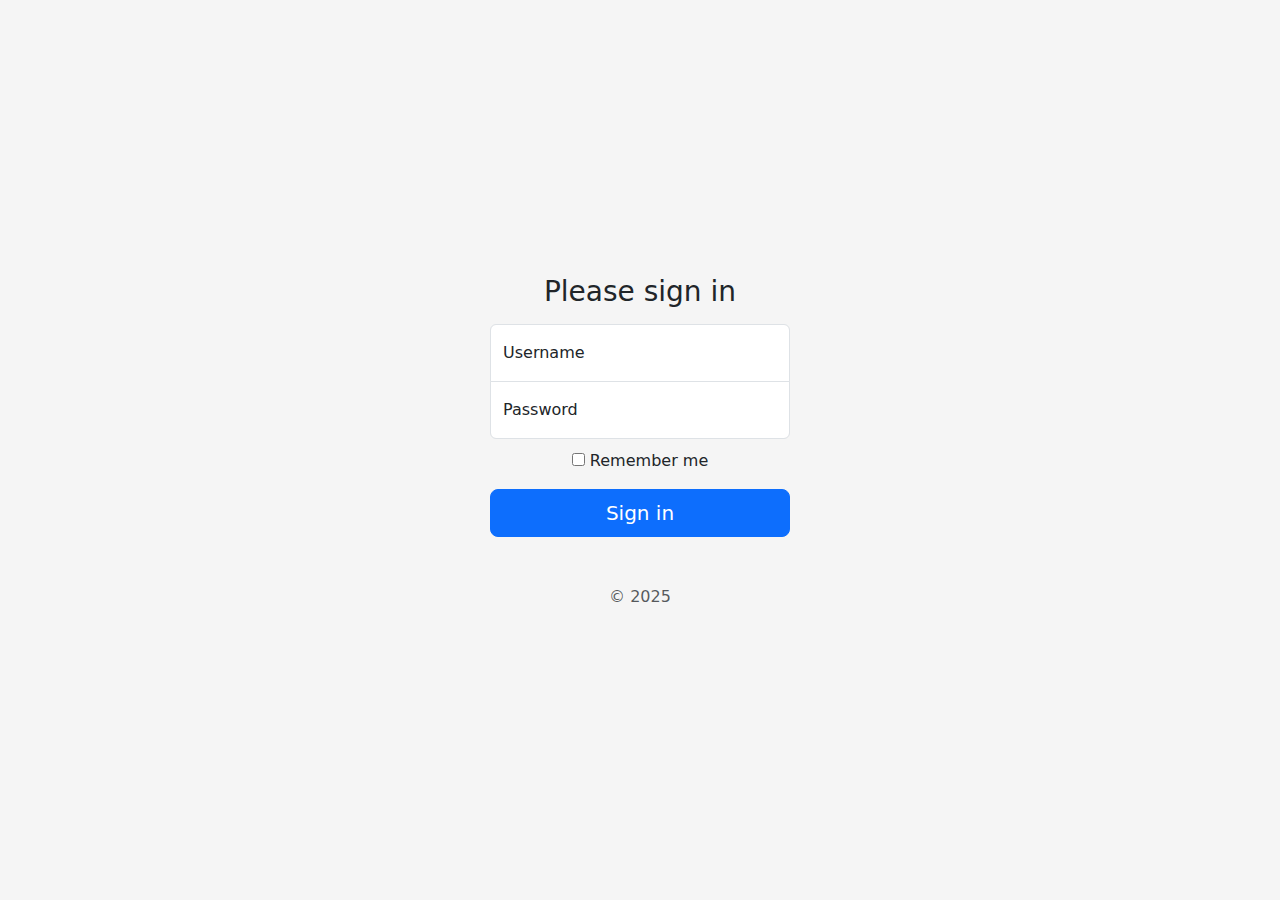
<file: admin/login/index.html>
<!DOCTYPE html>
<html lang="en">

<head>
    <meta charset="UTF-8">
    <meta name="viewport" content="width=device-width, initial-scale=1.0">
    <meta name="theme-color" content="#7952b3">
    <title>Login</title>
    <link href="https://cdn.jsdelivr.net/npm/bootstrap@5.3.3/dist/css/bootstrap.min.css" rel="stylesheet"
        integrity="sha384-QWTKZyjpPEjISv5WaRU9OFeRpok6YctnYmDr5pNlyT2bRjXh0JMhjY6hW+ALEwIH" crossorigin="anonymous">
    <link rel="stylesheet" href="signin.css">
    <link rel="stylesheet" href="style.css">
</head>

<body class="text-center">
    <main class="form-signin">
        <form action=".." method="">
            <h1 class="h3 mb-3 fw-normal">Please sign in</h1>

            <div class="form-floating">
                <input type="text" class="form-control" id="username" name="username" placeholder="Username" value="">
                <label for="username">Username</label>
            </div>
            <div class="form-floating">
                <input type="password" class="form-control" id="password" name="password" placeholder="Password" value="">
                <label for="password">Password</label>
            </div>

            <div class="checkbox mb-3">
                <label>
                    <input type="checkbox" name="remember_me" value="1"> Remember me
                </label>
            </div>
            <button class="w-100 btn btn-lg btn-primary" type="submit">Sign in</button>
            <p class="mt-5 mb-3 text-muted">&copy; 2025</p>
        </form>

    </main>
</body>

</html>
</file>
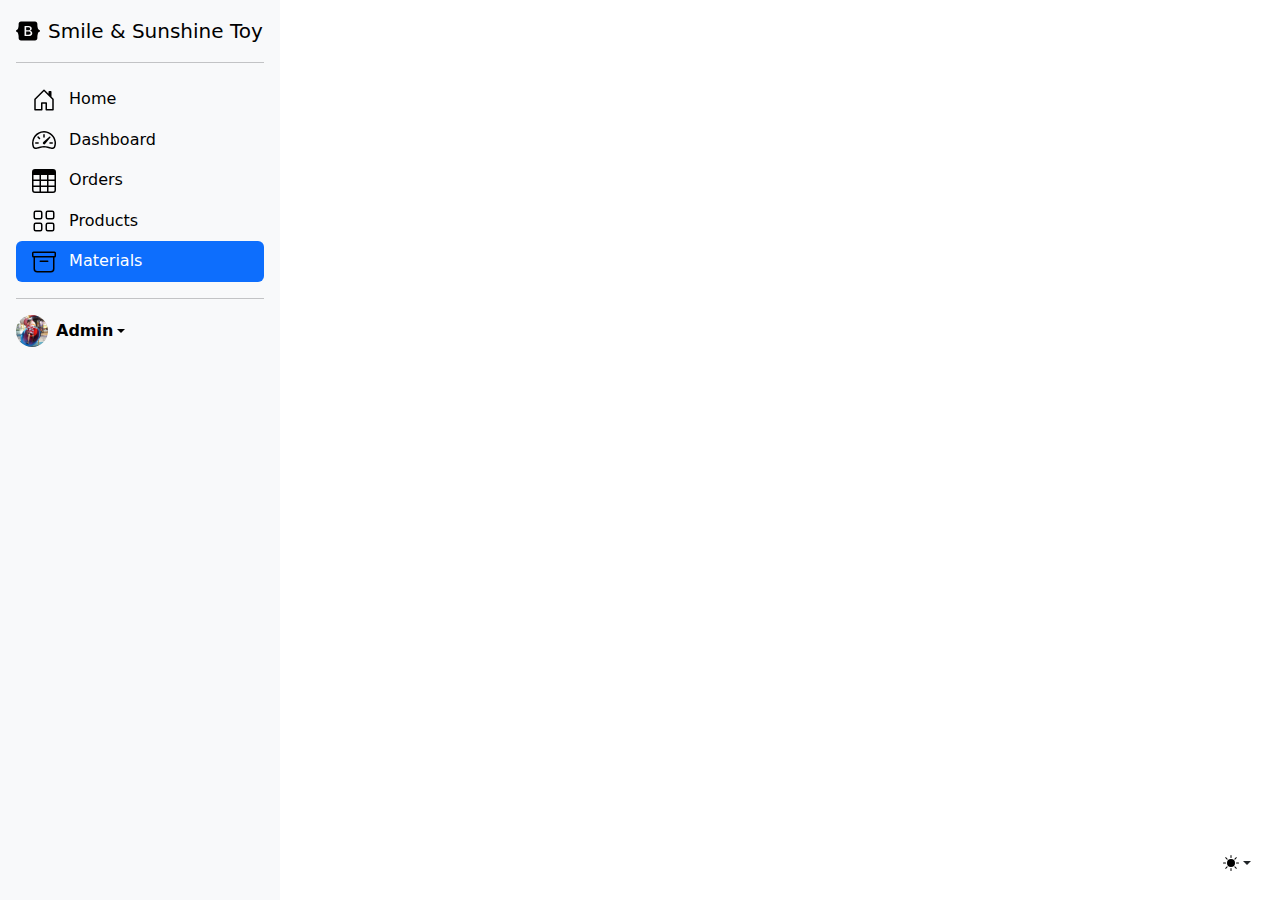
<file: admin/materials/index.html>
<!doctype html>
<html lang="en" data-bs-theme="auto">

<head>
    <script src="../color-modes.js"></script>

    <meta charset="utf-8">
    <meta name="viewport" content="width=device-width, initial-scale=1">
    <title>Materials</title>

    <link href="https://cdn.jsdelivr.net/npm/bootstrap@5.3.3/dist/css/bootstrap.min.css" rel="stylesheet" integrity="sha384-QWTKZyjpPEjISv5WaRU9OFeRpok6YctnYmDr5pNlyT2bRjXh0JMhjY6hW+ALEwIH" crossorigin="anonymous">

    <link href="../sidebars.css" rel="stylesheet">
    <link href="../main.css" rel="stylesheet">
</head>

<body>

    <!-- icon -->
    <svg xmlns="http://www.w3.org/2000/svg" class="d-none">

        <!-- background theme icon-->
        <symbol id="check2" viewBox="0 0 16 16">
            <path
                d="M13.854 3.646a.5.5 0 0 1 0 .708l-7 7a.5.5 0 0 1-.708 0l-3.5-3.5a.5.5 0 1 1 .708-.708L6.5 10.293l6.646-6.647a.5.5 0 0 1 .708 0z" />
        </symbol>
        <symbol id="circle-half" viewBox="0 0 16 16">
            <path d="M8 15A7 7 0 1 0 8 1v14zm0 1A8 8 0 1 1 8 0a8 8 0 0 1 0 16z" />
        </symbol>
        <symbol id="moon-stars-fill" viewBox="0 0 16 16">
            <path
                d="M6 .278a.768.768 0 0 1 .08.858 7.208 7.208 0 0 0-.878 3.46c0 4.021 3.278 7.277 7.318 7.277.527 0 1.04-.055 1.533-.16a.787.787 0 0 1 .81.316.733.733 0 0 1-.031.893A8.349 8.349 0 0 1 8.344 16C3.734 16 0 12.286 0 7.71 0 4.266 2.114 1.312 5.124.06A.752.752 0 0 1 6 .278z" />
            <path
                d="M10.794 3.148a.217.217 0 0 1 .412 0l.387 1.162c.173.518.579.924 1.097 1.097l1.162.387a.217.217 0 0 1 0 .412l-1.162.387a1.734 1.734 0 0 0-1.097 1.097l-.387 1.162a.217.217 0 0 1-.412 0l-.387-1.162A1.734 1.734 0 0 0 9.31 6.593l-1.162-.387a.217.217 0 0 1 0-.412l1.162-.387a1.734 1.734 0 0 0 1.097-1.097l.387-1.162zM13.863.099a.145.145 0 0 1 .274 0l.258.774c.115.346.386.617.732.732l.774.258a.145.145 0 0 1 0 .274l-.774.258a1.156 1.156 0 0 0-.732.732l-.258.774a.145.145 0 0 1-.274 0l-.258-.774a1.156 1.156 0 0 0-.732-.732l-.774-.258a.145.145 0 0 1 0-.274l.774-.258c.346-.115.617-.386.732-.732L13.863.1z" />
        </symbol>
        <symbol id="sun-fill" viewBox="0 0 16 16">
            <path
                d="M8 12a4 4 0 1 0 0-8 4 4 0 0 0 0 8zM8 0a.5.5 0 0 1 .5.5v2a.5.5 0 0 1-1 0v-2A.5.5 0 0 1 8 0zm0 13a.5.5 0 0 1 .5.5v2a.5.5 0 0 1-1 0v-2A.5.5 0 0 1 8 13zm8-5a.5.5 0 0 1-.5.5h-2a.5.5 0 0 1 0-1h2a.5.5 0 0 1 .5.5zM3 8a.5.5 0 0 1-.5.5h-2a.5.5 0 0 1 0-1h2A.5.5 0 0 1 3 8zm10.657-5.657a.5.5 0 0 1 0 .707l-1.414 1.415a.5.5 0 1 1-.707-.708l1.414-1.414a.5.5 0 0 1 .707 0zm-9.193 9.193a.5.5 0 0 1 0 .707L3.05 13.657a.5.5 0 0 1-.707-.707l1.414-1.414a.5.5 0 0 1 .707 0zm9.193 2.121a.5.5 0 0 1-.707 0l-1.414-1.414a.5.5 0 0 1 .707-.707l1.414 1.414a.5.5 0 0 1 0 .707zM4.464 4.465a.5.5 0 0 1-.707 0L2.343 3.05a.5.5 0 1 1 .707-.707l1.414 1.414a.5.5 0 0 1 0 .708z" />
        </symbol>


        <!-- side bar icon -->
        <symbol id="bootstrap" viewBox="0 0 118 94">
            <title>Bootstrap</title>
            <path fill-rule="evenodd" clip-rule="evenodd"
                d="M24.509 0c-6.733 0-11.715 5.893-11.492 12.284.214 6.14-.064 14.092-2.066 20.577C8.943 39.365 5.547 43.485 0 44.014v5.972c5.547.529 8.943 4.649 10.951 11.153 2.002 6.485 2.28 14.437 2.066 20.577C12.794 88.106 17.776 94 24.51 94H93.5c6.733 0 11.714-5.893 11.491-12.284-.214-6.14.064-14.092 2.066-20.577 2.009-6.504 5.396-10.624 10.943-11.153v-5.972c-5.547-.529-8.934-4.649-10.943-11.153-2.002-6.484-2.28-14.437-2.066-20.577C105.214 5.894 100.233 0 93.5 0H24.508zM80 57.863C80 66.663 73.436 72 62.543 72H44a2 2 0 01-2-2V24a2 2 0 012-2h18.437c9.083 0 15.044 4.92 15.044 12.474 0 5.302-4.01 10.049-9.119 10.88v.277C75.317 46.394 80 51.21 80 57.863zM60.521 28.34H49.948v14.934h8.905c6.884 0 10.68-2.772 10.68-7.727 0-4.643-3.264-7.207-9.012-7.207zM49.948 49.2v16.458H60.91c7.167 0 10.964-2.876 10.964-8.281 0-5.406-3.903-8.178-11.425-8.178H49.948z">
            </path>
        </symbol>
        <symbol id="home" viewBox="0 0 16 16">
            <path
                d="M8.354 1.146a.5.5 0 0 0-.708 0l-6 6A.5.5 0 0 0 1.5 7.5v7a.5.5 0 0 0 .5.5h4.5a.5.5 0 0 0 .5-.5v-4h2v4a.5.5 0 0 0 .5.5H14a.5.5 0 0 0 .5-.5v-7a.5.5 0 0 0-.146-.354L13 5.793V2.5a.5.5 0 0 0-.5-.5h-1a.5.5 0 0 0-.5.5v1.293L8.354 1.146zM2.5 14V7.707l5.5-5.5 5.5 5.5V14H10v-4a.5.5 0 0 0-.5-.5h-3a.5.5 0 0 0-.5.5v4H2.5z" />
        </symbol>
        <symbol id="speedometer2" viewBox="0 0 16 16">
            <path
                d="M8 4a.5.5 0 0 1 .5.5V6a.5.5 0 0 1-1 0V4.5A.5.5 0 0 1 8 4zM3.732 5.732a.5.5 0 0 1 .707 0l.915.914a.5.5 0 1 1-.708.708l-.914-.915a.5.5 0 0 1 0-.707zM2 10a.5.5 0 0 1 .5-.5h1.586a.5.5 0 0 1 0 1H2.5A.5.5 0 0 1 2 10zm9.5 0a.5.5 0 0 1 .5-.5h1.5a.5.5 0 0 1 0 1H12a.5.5 0 0 1-.5-.5zm.754-4.246a.389.389 0 0 0-.527-.02L7.547 9.31a.91.91 0 1 0 1.302 1.258l3.434-4.297a.389.389 0 0 0-.029-.518z" />
            <path fill-rule="evenodd"
                d="M0 10a8 8 0 1 1 15.547 2.661c-.442 1.253-1.845 1.602-2.932 1.25C11.309 13.488 9.475 13 8 13c-1.474 0-3.31.488-4.615.911-1.087.352-2.49.003-2.932-1.25A7.988 7.988 0 0 1 0 10zm8-7a7 7 0 0 0-6.603 9.329c.203.575.923.876 1.68.63C4.397 12.533 6.358 12 8 12s3.604.532 4.923.96c.757.245 1.477-.056 1.68-.631A7 7 0 0 0 8 3z" />
        </symbol>
        <symbol id="table" viewBox="0 0 16 16">
            <path
                d="M0 2a2 2 0 0 1 2-2h12a2 2 0 0 1 2 2v12a2 2 0 0 1-2 2H2a2 2 0 0 1-2-2V2zm15 2h-4v3h4V4zm0 4h-4v3h4V8zm0 4h-4v3h3a1 1 0 0 0 1-1v-2zm-5 3v-3H6v3h4zm-5 0v-3H1v2a1 1 0 0 0 1 1h3zm-4-4h4V8H1v3zm0-4h4V4H1v3zm5-3v3h4V4H6zm4 4H6v3h4V8z" />
        </symbol>
        <symbol id="grid" viewBox="0 0 16 16">
            <path
                d="M1 2.5A1.5 1.5 0 0 1 2.5 1h3A1.5 1.5 0 0 1 7 2.5v3A1.5 1.5 0 0 1 5.5 7h-3A1.5 1.5 0 0 1 1 5.5v-3zM2.5 2a.5.5 0 0 0-.5.5v3a.5.5 0 0 0 .5.5h3a.5.5 0 0 0 .5-.5v-3a.5.5 0 0 0-.5-.5h-3zm6.5.5A1.5 1.5 0 0 1 10.5 1h3A1.5 1.5 0 0 1 15 2.5v3A1.5 1.5 0 0 1 13.5 7h-3A1.5 1.5 0 0 1 9 5.5v-3zm1.5-.5a.5.5 0 0 0-.5.5v3a.5.5 0 0 0 .5.5h3a.5.5 0 0 0 .5-.5v-3a.5.5 0 0 0-.5-.5h-3zM1 10.5A1.5 1.5 0 0 1 2.5 9h3A1.5 1.5 0 0 1 7 10.5v3A1.5 1.5 0 0 1 5.5 15h-3A1.5 1.5 0 0 1 1 13.5v-3zm1.5-.5a.5.5 0 0 0-.5.5v3a.5.5 0 0 0 .5.5h3a.5.5 0 0 0 .5-.5v-3a.5.5 0 0 0-.5-.5h-3zm6.5.5A1.5 1.5 0 0 1 10.5 9h3a1.5 1.5 0 0 1 1.5 1.5v3a1.5 1.5 0 0 1-1.5 1.5h-3A1.5 1.5 0 0 1 9 13.5v-3zm1.5-.5a.5.5 0 0 0-.5.5v3a.5.5 0 0 0 .5.5h3a.5.5 0 0 0 .5-.5v-3a.5.5 0 0 0-.5-.5h-3z" />
        </symbol>
        <symbol id="archive" viewBox="0 0 16 16">
            <path d="M0 2a1 1 0 0 1 1-1h14a1 1 0 0 1 1 1v2a1 1 0 0 1-1 1v7.5a2.5 2.5 0 0 1-2.5 2.5h-9A2.5 2.5 0 0 1 1 12.5V5a1 1 0 0 1-1-1zm2 3v7.5A1.5 1.5 0 0 0 3.5 14h9a1.5 1.5 0 0 0 1.5-1.5V5zm13-3H1v2h14zM5 7.5a.5.5 0 0 1 .5-.5h5a.5.5 0 0 1 0 1h-5a.5.5 0 0 1-.5-.5"/>
        </symbol>
        <symbol id="people-circle" viewBox="0 0 16 16">
            <path d="M11 6a3 3 0 1 1-6 0 3 3 0 0 1 6 0z" />
            <path fill-rule="evenodd"
                d="M0 8a8 8 0 1 1 16 0A8 8 0 0 1 0 8zm8-7a7 7 0 0 0-5.468 11.37C3.242 11.226 4.805 10 8 10s4.757 1.225 5.468 2.37A7 7 0 0 0 8 1z" />
        </symbol>
    </svg>

    <!-- background theme -->
    <div class="dropdown position-fixed bottom-0 end-0 mb-3 me-3 bd-mode-toggle">
        <button class="btn btn-bd-primary py-2 dropdown-toggle d-flex align-items-center" id="bd-theme" type="button"
            aria-expanded="false" data-bs-toggle="dropdown" aria-label="Toggle theme (auto)">
            <svg class="bi my-1 theme-icon-active" width="1em" height="1em">
                <use href="#circle-half"></use>
            </svg>
            <span class="visually-hidden" id="bd-theme-text">Toggle theme</span>
        </button>
        <ul class="dropdown-menu dropdown-menu-end shadow" aria-labelledby="bd-theme-text">
            <li>
                <button type="button" class="dropdown-item d-flex align-items-center" data-bs-theme-value="light"
                    aria-pressed="false">
                    <svg class="bi me-2 opacity-50" width="1em" height="1em">
                        <use href="#sun-fill"></use>
                    </svg>
                    Light
                    <svg class="bi ms-auto d-none" width="1em" height="1em">
                        <use href="#check2"></use>
                    </svg>
                </button>
            </li>
            <li>
                <button type="button" class="dropdown-item d-flex align-items-center" data-bs-theme-value="dark"
                    aria-pressed="false">
                    <svg class="bi me-2 opacity-50" width="1em" height="1em">
                        <use href="#moon-stars-fill"></use>
                    </svg>
                    Dark
                    <svg class="bi ms-auto d-none" width="1em" height="1em">
                        <use href="#check2"></use>
                    </svg>
                </button>
            </li>
            <li>
                <button type="button" class="dropdown-item d-flex align-items-center active" data-bs-theme-value="auto"
                    aria-pressed="true">
                    <svg class="bi me-2 opacity-50" width="1em" height="1em">
                        <use href="#circle-half"></use>
                    </svg>
                    Auto
                    <svg class="bi ms-auto d-none" width="1em" height="1em">
                        <use href="#check2"></use>
                    </svg>
                </button>
            </li>
        </ul>
    </div>

    <!-- Main Container -->
    <div class="main-container">
        <!-- Mobile Toggle Button -->
        <button class="navbar-toggler d-sm-none mobile-nav-toggle" type="button" data-bs-toggle="offcanvas"
            data-bs-target="#mobileSidebar" aria-controls="mobileSidebar">
            <svg xmlns="http://www.w3.org/2000/svg" width="24" height="24" viewBox="0 0 24 24" fill="none"
                stroke="currentColor" stroke-width="2" stroke-linecap="round" stroke-linejoin="round">
                <line x1="3" y1="12" x2="21" y2="12"></line>
                <line x1="3" y1="6" x2="21" y2="6"></line>
                <line x1="3" y1="18" x2="21" y2="18"></line>
            </svg>
        </button>

        <!-- Mobile Sidebar -->
        <div class="offcanvas d-lg-none offcanvas-start" tabindex="-1" id="mobileSidebar"
            aria-labelledby="mobileSidebarLabel">
            <div class="offcanvas-header">
                <a href="/"
                    class="d-flex align-items-center mb-3 mb-md-0 me-md-auto link-body-emphasis text-decoration-none">
                    <svg class="bi pe-none me-2" width="24" height="24">
                        <use xlink:href="#bootstrap" />
                    </svg>
                    <span class="fs-5">Smile & Sunshine Toy</span>
                </a>
                <button type="button" class="btn-close" data-bs-dismiss="offcanvas" aria-label="Close"></button>
            </div>
            <div class="offcanvas-body">
                <ul class="nav nav-pills flex-column mb-auto">
                    <li class="nav-item">
                        <a href="/admin" class="nav-link link-body-emphasis" aria-current="page">
                            <svg class="bi pe-none me-2" width="24" height="24">
                                <use xlink:href="#home" />
                            </svg>
                            Home
                        </a>
                    </li>
                    <li>
                        <a href="/admin/dashboard" class="nav-link link-body-emphasis">
                            <svg class="bi pe-none me-2" width="24" height="24">
                                <use xlink:href="#speedometer2" />
                            </svg>
                            Dashboard
                        </a>
                    </li>
                    <li>
                        <a href="/admin/orders" class="nav-link link-body-emphasis">
                            <svg class="bi pe-none me-2" width="24" height="24">
                                <use xlink:href="#table" />
                            </svg>
                            Orders
                        </a>
                    </li>
                    <li>
                        <a href="/admin/products" class="nav-link link-body-emphasis">
                            <svg class="bi pe-none me-2" width="24" height="24">
                                <use xlink:href="#grid" />
                            </svg>
                            Products
                        </a>
                    </li>
                    <li>
                        <a href="/admin/materials" class="nav-link active">
                            <svg class="bi pe-none me-2" width="24" height="24">
                                <use xlink:href="#archive" />
                            </svg>
                            Materials
                        </a>
                    </li>
                    <li class="nav-item d-none">
                        <a href="/admin/customers" class="nav-link link-body-emphasis">
                            <svg class="bi pe-none me-2" width="24" height="24">
                                <use xlink:href="#people-circle" />
                            </svg>
                            Customers
                        </a>
                    </li>
                </ul>
                <hr>
                <div class="dropdown">
                    <a href="#"
                        class="d-flex align-items-center link-body-emphasis text-decoration-none dropdown-toggle"
                        data-bs-toggle="dropdown" aria-expanded="false">
                        <img src="../marco.jpg" alt="" width="32" height="32" class="rounded-circle me-2">
                        <strong>Admin</strong>
                    </a>
                    <ul class="dropdown-menu text-small shadow">
                        <li><a class="dropdown-item" href="/admin/settings">Settings</a></li>
                        <li><a class="dropdown-item" href="/admin/profile">Profile</a></li>
                        <li>
                            <hr class="dropdown-divider">
                        </li>
                        <li><a class="dropdown-item" href="/">Sign out</a></li>
                    </ul>
                </div>
            </div>
        </div>

        <!-- Large Screen Sidebar -->
        <div class="d-none d-lg-flex flex-column flex-shrink-0 p-3 bg-body-tertiary" style="width: 280px;">
            <a href="/"
                class="d-flex align-items-center mb-3 mb-md-0 me-md-auto link-body-emphasis text-decoration-none">
                <svg class="bi pe-none me-2" width="24" height="24">
                    <use xlink:href="#bootstrap" />
                </svg>
                <span class="fs-5">Smile & Sunshine Toy</span>
            </a>
            <hr>
            <ul class="nav nav-pills flex-column">
                <!-- Same navigation items as mobile sidebar -->
                <li class="nav-item">
                    <a href="/admin" class="nav-link link-body-emphasis" aria-current="page">
                        <svg class="bi pe-none me-2" width="24" height="24">
                            <use xlink:href="#home" />
                        </svg>
                        Home
                    </a>
                </li>
                <li>
                    <a href="/admin/dashboard" class="nav-link link-body-emphasis">
                        <svg class="bi pe-none me-2" width="24" height="24">
                            <use xlink:href="#speedometer2" />
                        </svg>
                        Dashboard
                    </a>
                </li>
                <li>
                    <a href="/admin/orders" class="nav-link link-body-emphasis">
                        <svg class="bi pe-none me-2" width="24" height="24">
                            <use xlink:href="#table" />
                        </svg>
                        Orders
                    </a>
                </li>
                <li>
                    <a href="/admin/products" class="nav-link link-body-emphasis">
                        <svg class="bi pe-none me-2" width="24" height="24">
                            <use xlink:href="#grid" />
                        </svg>
                        Products
                    </a>
                </li>
                <li>
                    <a href="/admin/materials" class="nav-link active">
                        <svg class="bi pe-none me-2" width="24" height="24">
                            <use xlink:href="#archive" />
                        </svg>
                        Materials
                    </a>
                </li>
                <li class="nav-item d-none">
                    <a href="/admin/customers" class="nav-link link-body-emphasis">
                        <svg class="bi pe-none me-2" width="24" height="24">
                            <use xlink:href="#people-circle" />
                        </svg>
                        Customers
                    </a>
                </li>
            </ul>
            <hr>
            <div class="dropdown">
                <a href="#" class="d-flex align-items-center link-body-emphasis text-decoration-none dropdown-toggle"
                    data-bs-toggle="dropdown" aria-expanded="false">
                    <img src="../marco.jpg" alt="" width="32" height="32" class="rounded-circle me-2">
                    <strong>Admin</strong>
                </a>
                <ul class="dropdown-menu text-small shadow">
                    <li><a class="dropdown-item" href="/admin/settings">Settings</a></li>
                    <li><a class="dropdown-item" href="/admin/profile">Profile</a></li>
                    <li>
                        <hr class="dropdown-divider">
                    </li>
                    <li><a class="dropdown-item" href="/">Sign out</a></li>
                </ul>
            </div>
        </div>

        <!-- Medium Screen Sidebar -->
        <div class="d-none d-sm-flex d-lg-none flex-column flex-shrink-0 bg-body-tertiary" style="width: 4.5rem;">
            <a href="/" class="d-block p-3 link-body-emphasis text-decoration-none" data-bs-toggle="tooltip" data-bs-placement="right">
                <svg class="bi pe-none" width="40" height="32">
                    <use xlink:href="#bootstrap" />
                </svg>
            </a>
            <ul class="nav nav-pills nav-flush flex-column text-center">
                <li class="nav-item">
                    <a href="/admin" class="nav-link py-3 border-bottom rounded-0" aria-current="page"
                        title="Home" data-bs-toggle="tooltip" data-bs-placement="right">
                        <svg class="bi pe-none" width="24" height="24" role="img" aria-label="Home">
                            <use xlink:href="#home" />
                        </svg>
                    </a>
                </li>
                <li>
                    <a href="/admin/dashboard" class="nav-link py-3 border-bottom rounded-0" title="Dashboard"
                        data-bs-toggle="tooltip" data-bs-placement="right">
                        <svg class="bi pe-none" width="24" height="24" role="img" aria-label="Dashboard">
                            <use xlink:href="#speedometer2" />
                        </svg>
                    </a>
                </li>
                <li>
                    <a href="/admin/orders" class="nav-link py-3 border-bottom rounded-0" title="Orders"
                        data-bs-toggle="tooltip" data-bs-placement="right">
                        <svg class="bi pe-none" width="24" height="24" role="img" aria-label="Orders">
                            <use xlink:href="#table" />
                        </svg>
                    </a>
                </li>
                <li>
                    <a href="/admin/products" class="nav-link py-3 border-bottom rounded-0" title="Products"
                        data-bs-toggle="tooltip" data-bs-placement="right">
                        <svg class="bi pe-none" width="24" height="24" role="img" aria-label="Products">
                            <use xlink:href="#grid" />
                        </svg>
                    </a>
                </li>
                <li>
                    <a href="/admin/materials" class="nav-link active py-3 border-bottom rounded-0" title="Materials"
                        data-bs-toggle="tooltip" data-bs-placement="right">
                        <svg class="bi pe-none" width="24" height="24" role="img" aria-label="Materials">
                            <use xlink:href="#archive" />
                        </svg>
                    </a>
                </li>
                <li class="d-none">
                    <a href="/admin/customers" class="nav-link py-3 border-bottom rounded-0" title="Customers"
                        data-bs-toggle="tooltip" data-bs-placement="right">
                        <svg class="bi pe-none" width="24" height="24" role="img" aria-label="Customers">
                            <use xlink:href="#people-circle" />
                        </svg>
                    </a>
                </li>
            </ul>
            <div class="dropdown border-top">
                <a href="#"
                    class="d-flex align-items-center justify-content-center p-3 link-body-emphasis text-decoration-none dropdown-toggle"
                    data-bs-toggle="dropdown" aria-expanded="false">
                    <img src="../marco.jpg" alt="mdo" width="32" height="32" class="rounded-circle">
                </a>
                <ul class="dropdown-menu text-small shadow">
                    <li><a class="dropdown-item" href="/admin/settings">Settings</a></li>
                    <li><a class="dropdown-item" href="/admin/profile">Profile</a></li>
                    <li>
                        <hr class="dropdown-divider">
                    </li>
                    <li><a class="dropdown-item" href="/">Sign out</a></li>
                </ul>
            </div>
        </div>

        <!-- Main Content -->
        <div class="content-wrapper">
            <main class="p-3">
                <!-- Main part is empty -->
            </main>
        </div>
    </div>

    <script src="https://cdn.jsdelivr.net/npm/bootstrap@5.3.3/dist/js/bootstrap.bundle.min.js" integrity="sha384-YvpcrYf0tY3lHB60NNkmXc5s9fDVZLESaAA55NDzOxhy9GkcIdslK1eN7N6jIeHz" crossorigin="anonymous"></script>
    <script src="../sidebars.js"></script>
</body>

</html>
</file>
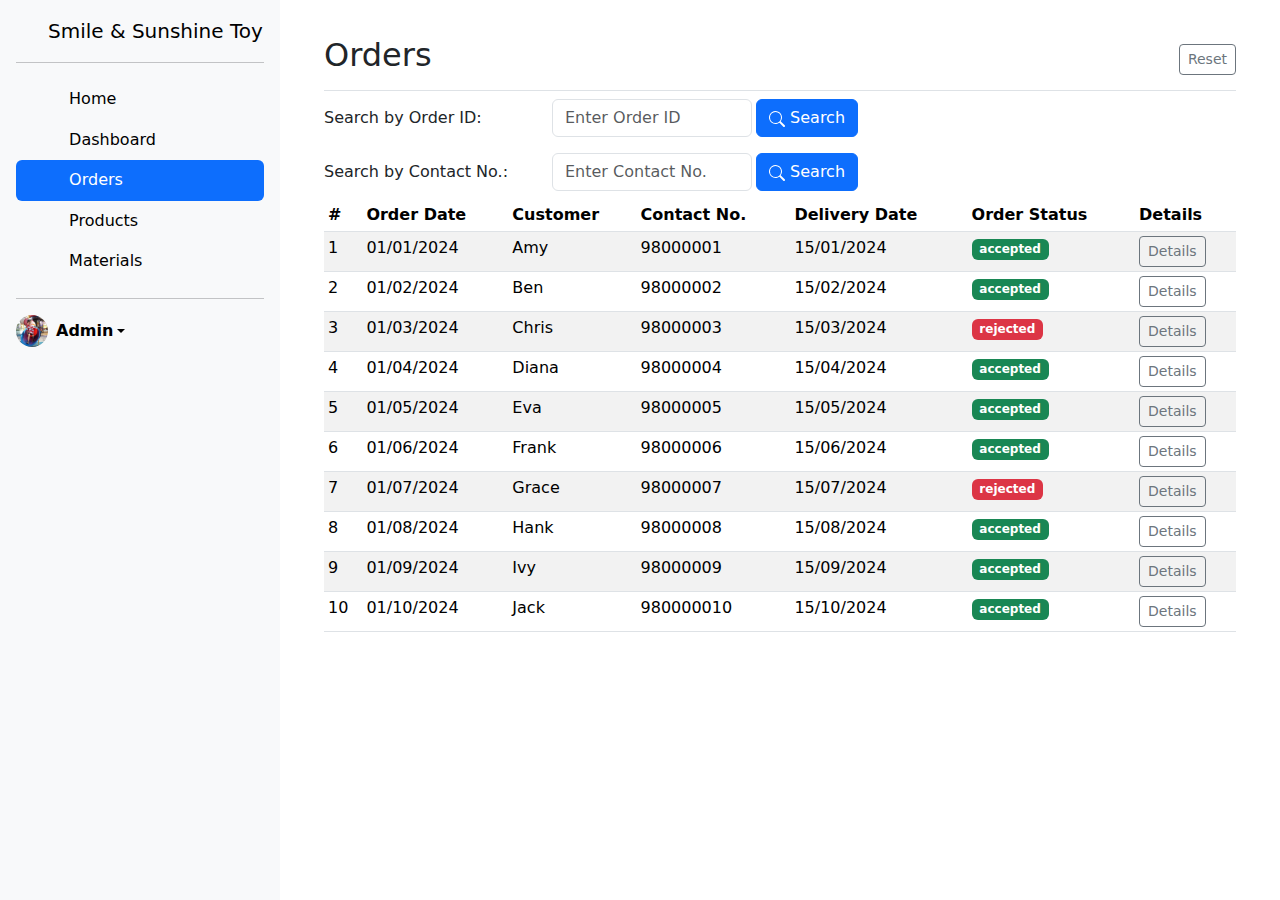
<file: admin/orders/index.html>
<!doctype html>
<html data-bs-theme="auto" lang="en">

<head>
    <script src="../color-modes.js"></script>

    <meta charset="utf-8">
    <meta content="width=device-width, initial-scale=1" name="viewport">
    <title>Orders</title>

<link crossorigin="anonymous" href="https://cdn.jsdelivr.net/npm/bootstrap@5.3.3/dist/css/bootstrap.min.css"
integrity="sha384-QWTKZyjpPEjISv5WaRU9OFeRpok6YctnYmDr5pNlyT2bRjXh0JMhjY6hW+ALEwIH" rel="stylesheet">
    <link href="../sidebars.css" rel="stylesheet">
    <link href="../admin.css" rel="stylesheet">
</head>

<body>

<!-- icon -->
<svg class="d-none" xmlns="http://www.w3.org/2000/svg" id="toggles"></svg>

<!-- background theme -->
<div class="dropdown position-fixed bottom-0 end-0 mb-3 me-3 bd-mode-toggle" id="bg-theme"></div>

<!-- Main Container -->
<div class="main-container">
    <!-- Mobile Toggle Button -->
    <button aria-controls="mobileSidebar" class="navbar-toggler d-sm-none mobile-nav-toggle"
            data-bs-target="#mobileSidebar"
            data-bs-toggle="offcanvas" type="button">
        <svg fill="none" height="24" stroke="currentColor" stroke-linecap="round" stroke-linejoin="round"
             stroke-width="2" viewBox="0 0 24 24" width="24" xmlns="http://www.w3.org/2000/svg">
            <line x1="3" x2="21" y1="12" y2="12"></line>
            <line x1="3" x2="21" y1="6" y2="6"></line>
            <line x1="3" x2="21" y1="18" y2="18"></line>
        </svg>
    </button>

    <!-- Mobile Sidebar -->
    <div aria-labelledby="mobileSidebarLabel" class="offcanvas d-lg-none offcanvas-start" id="mobileSidebar"
         tabindex="-1">
        <div class="offcanvas-header">
            <a class="d-flex align-items-center mb-3 mb-md-0 me-md-auto link-body-emphasis text-decoration-none"
               href="/">
                <svg class="bi pe-none me-2" height="24" width="24">
                    <use xlink:href="#bootstrap"/>
                </svg>
                <span class="fs-5">Smile & Sunshine Toy</span>
            </a>
            <button aria-label="Close" class="btn-close" data-bs-dismiss="offcanvas" type="button"></button>
        </div>
        <div class="offcanvas-body">
            <ul class="nav nav-pills flex-column mb-auto">
                <li class="nav-item">
                    <a aria-current="page" class="nav-link link-body-emphasis" href="../">
                        <svg class="bi pe-none me-2" height="24" width="24">
                            <use xlink:href="#home"/>
                        </svg>
                        Home
                    </a>
                </li>
                <li>
                    <a class="nav-link link-body-emphasis" href="../dashboard/">
                        <svg class="bi pe-none me-2" height="24" width="24">
                            <use xlink:href="#speedometer2"/>
                        </svg>
                        Dashboard
                    </a>
                </li>
                <li>
                    <a class="nav-link active" href="../orders/">
                        <svg class="bi pe-none me-2" height="24" width="24">
                            <use xlink:href="#table"/>
                        </svg>
                        Orders
                    </a>
                </li>
                <li>
                    <a class="nav-link link-body-emphasis" href="../products/">
                        <svg class="bi pe-none me-2" height="24" width="24">
                            <use xlink:href="#grid"/>
                        </svg>
                        Products
                    </a>
                </li>
                <li>
                    <a class="nav-link link-body-emphasis" href="../materials/">
                        <svg class="bi pe-none me-2" height="24" width="24">
                            <use xlink:href="#archive"/>
                        </svg>
                        Materials
                    </a>
                </li>
                <li class="nav-item d-none">
                    <a class="nav-link link-body-emphasis" href="../customers/">
                        <svg class="bi pe-none me-2" height="24" width="24">
                            <use xlink:href="#people-circle"/>
                        </svg>
                        Customers
                    </a>
                </li>
            </ul>
            <hr>
            <div class="dropdown">
                <a aria-expanded="false"
                   class="d-flex align-items-center link-body-emphasis text-decoration-none dropdown-toggle"
                   data-bs-toggle="dropdown" href="#">
                    <img alt="" class="rounded-circle me-2" height="32" src="../marco.jpg" width="32">
                    <strong>Admin</strong>
                </a>
                <ul class="dropdown-menu text-small shadow">
                    <li><a class="dropdown-item" href="../settings/">Settings</a></li>
                    <li><a class="dropdown-item" href="../profile/">Profile</a></li>
                    <li>
                        <hr class="dropdown-divider">
                    </li>
                    <li><a class="dropdown-item" href="../login/">Sign out</a></li>
                </ul>
            </div>
        </div>
    </div>

    <!-- Large Screen Sidebar -->
    <div class="d-none d-lg-flex flex-column flex-shrink-0 p-3 bg-body-tertiary" style="width: 280px;">
        <a class="d-flex align-items-center mb-3 mb-md-0 me-md-auto link-body-emphasis text-decoration-none"
           href="/">
            <svg class="bi pe-none me-2" height="24" width="24">
                <use xlink:href="#bootstrap"/>
            </svg>
            <span class="fs-5">Smile & Sunshine Toy</span>
        </a>
        <hr>
        <ul class="nav nav-pills flex-column">
            <!-- Same navigation items as mobile sidebar -->
            <li class="nav-item">
                <a aria-current="page" class="nav-link link-body-emphasis" href="../">
                    <svg class="bi pe-none me-2" height="24" width="24">
                        <use xlink:href="#home"/>
                    </svg>
                    Home
                </a>
            </li>
            <li>
                <a class="nav-link link-body-emphasis" href="../dashboard/">
                    <svg class="bi pe-none me-2" height="24" width="24">
                        <use xlink:href="#speedometer2"/>
                    </svg>
                    Dashboard
                </a>
            </li>
            <li>
                <a class="nav-link active" href="../orders/">
                    <svg class="bi pe-none me-2" height="24" width="24">
                        <use xlink:href="#table"/>
                    </svg>
                    Orders
                </a>
            </li>
            <li>
                <a class="nav-link link-body-emphasis" href="../products/">
                    <svg class="bi pe-none me-2" height="24" width="24">
                        <use xlink:href="#grid"/>
                    </svg>
                    Products
                </a>
            </li>
            <li>
                <a class="nav-link link-body-emphasis" href="../materials/">
                    <svg class="bi pe-none me-2" height="24" width="24">
                        <use xlink:href="#archive"/>
                    </svg>
                    Materials
                </a>
            </li>
            <li class="nav-item d-none">
                <a class="nav-link link-body-emphasis" href="../customers/">
                    <svg class="bi pe-none me-2" height="24" width="24">
                        <use xlink:href="#people-circle"/>
                    </svg>
                    Customers
                </a>
            </li>
        </ul>
        <hr>
        <div class="dropdown">
            <a aria-expanded="false"
               class="d-flex align-items-center link-body-emphasis text-decoration-none dropdown-toggle"
               data-bs-toggle="dropdown" href="#">
                <img alt="" class="rounded-circle me-2" height="32" src="../marco.jpg" width="32">
                <strong>Admin</strong>
            </a>
            <ul class="dropdown-menu text-small shadow">
                <li><a class="dropdown-item" href="../settings/">Settings</a></li>
                <li><a class="dropdown-item" href="../profile/">Profile</a></li>
                <li>
                    <hr class="dropdown-divider">
                </li>
                <li><a class="dropdown-item" href="../login/">Sign out</a></li>
            </ul>
        </div>
    </div>

    <!-- Medium Screen Sidebar -->
    <div class="d-none d-sm-flex d-lg-none flex-column flex-shrink-0 bg-body-tertiary" style="width: 4.5rem;">
        <a class="d-block p-3 link-body-emphasis text-decoration-none" data-bs-placement="right"
           data-bs-toggle="tooltip"
           href="/">
            <svg class="bi pe-none" height="32" width="40">
                <use xlink:href="#bootstrap"/>
            </svg>
        </a>
        <ul class="nav nav-pills nav-flush flex-column text-center">
            <li class="nav-item">
                <a aria-current="page" class="nav-link py-3 border-bottom rounded-0" data-bs-placement="right"
                   data-bs-toggle="tooltip" href="../" title="Home">
                    <svg aria-label="Home" class="bi pe-none" height="24" role="img" width="24">
                        <use xlink:href="#home"/>
                    </svg>
                </a>
            </li>
            <li>
                <a class="nav-link py-3 border-bottom rounded-0" data-bs-placement="right" data-bs-toggle="tooltip"
                   href="../dashboard/" title="Dashboard">
                    <svg aria-label="Dashboard" class="bi pe-none" height="24" role="img" width="24">
                        <use xlink:href="#speedometer2"/>
                    </svg>
                </a>
            </li>
            <li>
                <a class="nav-link active py-3 border-bottom rounded-0" data-bs-placement="right"
                   data-bs-toggle="tooltip"
                   href="../orders/" title="Orders">
                    <svg aria-label="Orders" class="bi pe-none" height="24" role="img" width="24">
                        <use xlink:href="#table"/>
                    </svg>
                </a>
            </li>
            <li>
                <a class="nav-link py-3 border-bottom rounded-0" data-bs-placement="right" data-bs-toggle="tooltip"
                   href="../products/" title="Products">
                    <svg aria-label="Products" class="bi pe-none" height="24" role="img" width="24">
                        <use xlink:href="#grid"/>
                    </svg>
                </a>
            </li>
            <li>
                <a class="nav-link py-3 border-bottom rounded-0" data-bs-placement="right" data-bs-toggle="tooltip"
                   href="../materials/" title="Materials">
                    <svg aria-label="Materials" class="bi pe-none" height="24" role="img" width="24">
                        <use xlink:href="#archive"/>
                    </svg>
                </a>
            </li>
            <li class="d-none">
                <a class="nav-link py-3 border-bottom rounded-0" data-bs-placement="right" data-bs-toggle="tooltip"
                   href="../customers/" title="Customers">
                    <svg aria-label="Customers" class="bi pe-none" height="24" role="img" width="24">
                        <use xlink:href="#people-circle"/>
                    </svg>
                </a>
            </li>
        </ul>
        <div class="dropdown border-top">
            <a aria-expanded="false"
               class="d-flex align-items-center justify-content-center p-3 link-body-emphasis text-decoration-none dropdown-toggle"
               data-bs-toggle="dropdown" href="#">
                <img alt="mdo" class="rounded-circle" height="32" src="../marco.jpg" width="32">
            </a>
            <ul class="dropdown-menu text-small shadow">
                <li><a class="dropdown-item" href="../settings/">Settings</a></li>
                <li><a class="dropdown-item" href="../profile/">Profile</a></li>
                <li>
                    <hr class="dropdown-divider">
                </li>
                <li><a class="dropdown-item" href="../login/">Sign out</a></li>
            </ul>
        </div>
    </div>

    <!-- Main Content -->
    <div class="content-wrapper">
        <main class="px-4 py-5 py-lg-0 py-md-0 py-xl-0 py-xxl-0 py-sm-0">

            <!-- order -->
            <div class="d-flex justify-content-between flex-wrap flex-md-nowrap align-items-center pt-3 pb-2 mb3 border-bottom">
                <h2>Orders</h2>
                <button class="btn btn-sm btn-outline-secondary" onclick="reset()" type="button">Reset</button>
            </div>

            <!-- search -->
            <div class="align-items-center theme-transition">
                <div class="py-2 d-flex align-items-start theme-transition">
                    <label class="col-sm-3 col-form-label" for="searchOrderId">Search by Order ID: </label>
                    <input class="form-control me-1" id="searchOrderId" placeholder="Enter Order ID"
                           style="max-width: 200px;"
                           type="text">
                    <button class="btn btn-primary" onclick="search(ORDER_ID)" type="button">
                        <svg xmlns="http://www.w3.org/2000/svg" width="16" height="16" fill="currentColor" class="bi bi-search" viewBox="0 0 16 16">
                            <path d="M11.742 10.344a6.5 6.5 0 1 0-1.397 1.398h-.001q.044.06.098.115l3.85 3.85a1 1 0 0 0 1.415-1.414l-3.85-3.85a1 1 0 0 0-.115-.1zM12 6.5a5.5 5.5 0 1 1-11 0 5.5 5.5 0 0 1 11 0"/>
                        </svg>
                        Search
                    </button>
                </div>
                <div id="searchOrderIdError"></div>
                <div class="py-2 d-flex align-items-start theme-transition">
                    <label class="col-sm-3 col-form-label" for="searchPhone">Search by Contact No.: </label>
                    <input class="form-control me-1" id="searchPhone" placeholder="Enter Contact No. "
                           style="max-width: 200px;"
                           type="text">
                    <button class="btn btn-primary" onclick="search(CONTACT_NO)" type="button">
                        <svg xmlns="http://www.w3.org/2000/svg" width="16" height="16" fill="currentColor" class="bi bi-search" viewBox="0 0 16 16">
                            <path d="M11.742 10.344a6.5 6.5 0 1 0-1.397 1.398h-.001q.044.06.098.115l3.85 3.85a1 1 0 0 0 1.415-1.414l-3.85-3.85a1 1 0 0 0-.115-.1zM12 6.5a5.5 5.5 0 1 1-11 0 5.5 5.5 0 0 1 11 0"/>
                        </svg>
                        Search
                    </button>
                </div>
                <div id="searchPhoneError"></div>
            </div>

            <!-- table -->
            <div class="table-responsive" id="orderTable"></div>
        </main>
    </div>
</div>

<script crossorigin="anonymous"
        integrity="sha384-YvpcrYf0tY3lHB60NNkmXc5s9fDVZLESaAA55NDzOxhy9GkcIdslK1eN7N6jIeHz"
        src="https://cdn.jsdelivr.net/npm/bootstrap@5.3.3/dist/js/bootstrap.bundle.min.js"></script>
<script src="../sidebars.js"></script>
<script src="./search.js"></script>
</body>

</html>
</file>
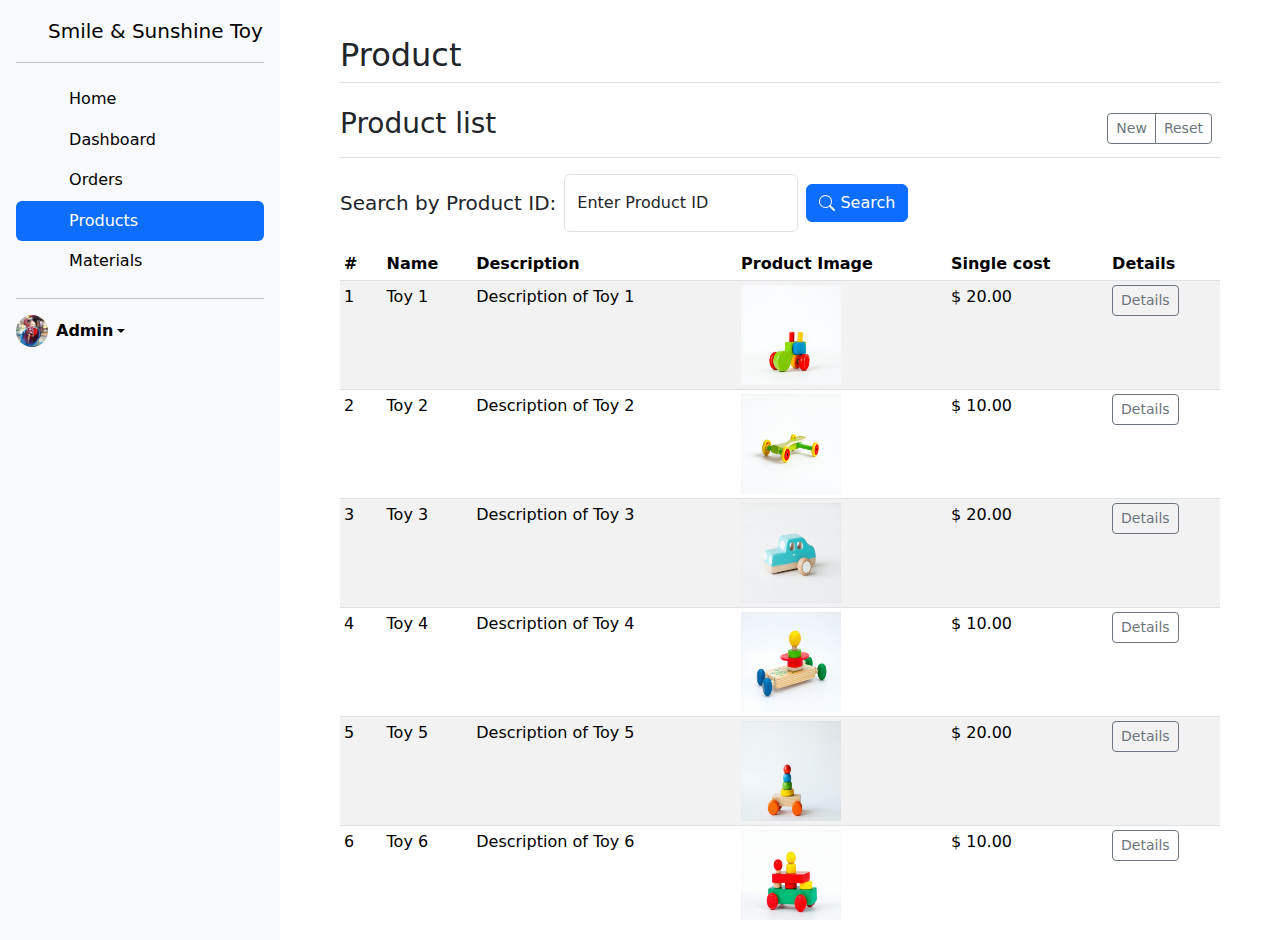
<file: admin/products/index.html>
<!doctype html>
<html data-bs-theme="auto" lang="en">

<head>
    <script src="../color-modes.js"></script>

    <meta charset="utf-8">
    <meta content="width=device-width, initial-scale=1" name="viewport">
    <title>Products</title>

<link crossorigin="anonymous" href="https://cdn.jsdelivr.net/npm/bootstrap@5.3.3/dist/css/bootstrap.min.css"
integrity="sha384-QWTKZyjpPEjISv5WaRU9OFeRpok6YctnYmDr5pNlyT2bRjXh0JMhjY6hW+ALEwIH" rel="stylesheet">
    <link href="../sidebars.css" rel="stylesheet">
    <link href="../admin.css" rel="stylesheet">
</head>

<body>

<!-- icon -->
<svg class="d-none" id="toggles" xmlns="http://www.w3.org/2000/svg"></svg>

<!-- background theme -->
<div class="dropdown position-fixed bottom-0 end-0 mb-3 me-3 bd-mode-toggle" id="bg-theme"></div>

<!-- Main Container -->
<div class="main-container">
    <!-- Mobile Toggle Button -->
    <button aria-controls="mobileSidebar" class="navbar-toggler d-sm-none mobile-nav-toggle" data-bs-target="#mobileSidebar"
            data-bs-toggle="offcanvas" type="button">
        <svg fill="none" height="24" stroke="currentColor" stroke-linecap="round" stroke-linejoin="round"
             stroke-width="2" viewBox="0 0 24 24" width="24" xmlns="http://www.w3.org/2000/svg">
            <line x1="3" x2="21" y1="12" y2="12"></line>
            <line x1="3" x2="21" y1="6" y2="6"></line>
            <line x1="3" x2="21" y1="18" y2="18"></line>
        </svg>
    </button>

    <!-- Mobile Sidebar -->
    <div aria-labelledby="mobileSidebarLabel" class="offcanvas d-lg-none offcanvas-start" id="mobileSidebar"
         tabindex="-1">
        <div class="offcanvas-header">
            <a class="d-flex align-items-center mb-3 mb-md-0 me-md-auto link-body-emphasis text-decoration-none"
               href="/">
                <svg class="bi pe-none me-2" height="24" width="24">
                    <use xlink:href="#bootstrap"/>
                </svg>
                <span class="fs-5">Smile & Sunshine Toy</span>
            </a>
            <button aria-label="Close" class="btn-close" data-bs-dismiss="offcanvas" type="button"></button>
        </div>
        <div class="offcanvas-body">
            <ul class="nav nav-pills flex-column mb-auto">
                <li class="nav-item">
                    <a aria-current="page" class="nav-link link-body-emphasis" href="../">
                        <svg class="bi pe-none me-2" height="24" width="24">
                            <use xlink:href="#home"/>
                        </svg>
                        Home
                    </a>
                </li>
                <li>
                    <a class="nav-link link-body-emphasis" href="../dashboard/">
                        <svg class="bi pe-none me-2" height="24" width="24">
                            <use xlink:href="#speedometer2"/>
                        </svg>
                        Dashboard
                    </a>
                </li>
                <li>
                    <a class="nav-link link-body-emphasis" href="../orders/">
                        <svg class="bi pe-none me-2" height="24" width="24">
                            <use xlink:href="#table"/>
                        </svg>
                        Orders
                    </a>
                </li>
                <li>
                    <a class="nav-link active" href="../products/">
                        <svg class="bi pe-none me-2" height="24" width="24">
                            <use xlink:href="#grid"/>
                        </svg>
                        Products
                    </a>
                </li>
                <li>
                    <a class="nav-link link-body-emphasis" href="../materials/">
                        <svg class="bi pe-none me-2" height="24" width="24">
                            <use xlink:href="#archive"/>
                        </svg>
                        Materials
                    </a>
                </li>
                <li class="nav-item d-none">
                    <a class="nav-link link-body-emphasis" href="../customers/">
                        <svg class="bi pe-none me-2" height="24" width="24">
                            <use xlink:href="#people-circle"/>
                        </svg>
                        Customers
                    </a>
                </li>
            </ul>
            <hr>
            <div class="dropdown">
                <a aria-expanded="false"
                   class="d-flex align-items-center link-body-emphasis text-decoration-none dropdown-toggle"
                   data-bs-toggle="dropdown" href="#">
                    <img alt="" class="rounded-circle me-2" height="32" src="../marco.jpg" width="32">
                    <strong>Admin</strong>
                </a>
                <ul class="dropdown-menu text-small shadow">
                    <li><a class="dropdown-item" href="../settings/">Settings</a></li>
                    <li><a class="dropdown-item" href="../profile/">Profile</a></li>
                    <li>
                        <hr class="dropdown-divider">
                    </li>
                    <li><a class="dropdown-item" href="../login/">Sign out</a></li>
                </ul>
            </div>
        </div>
    </div>

    <!-- Large Screen Sidebar -->
    <div class="d-none d-lg-flex flex-column flex-shrink-0 p-3 bg-body-tertiary" style="width: 280px;">
        <a class="d-flex align-items-center mb-3 mb-md-0 me-md-auto link-body-emphasis text-decoration-none"
           href="../">
            <svg class="bi pe-none me-2" height="24" width="24">
                <use xlink:href="#bootstrap"/>
            </svg>
            <span class="fs-5">Smile & Sunshine Toy</span>
        </a>
        <hr>
        <ul class="nav nav-pills flex-column">
            <!-- Same navigation items as mobile sidebar -->
            <li class="nav-item">
                <a aria-current="page" class="nav-link link-body-emphasis" href="../">
                    <svg class="bi pe-none me-2" height="24" width="24">
                        <use xlink:href="#home"/>
                    </svg>
                    Home
                </a>
            </li>
            <li>
                <a class="nav-link link-body-emphasis" href="../dashboard/">
                    <svg class="bi pe-none me-2" height="24" width="24">
                        <use xlink:href="#speedometer2"/>
                    </svg>
                    Dashboard
                </a>
            </li>
            <li>
                <a class="nav-link link-body-emphasis" href="../orders/">
                    <svg class="bi pe-none me-2" height="24" width="24">
                        <use xlink:href="#table"/>
                    </svg>
                    Orders
                </a>
            </li>
            <li>
                <a class="nav-link active" href="../products/">
                    <svg class="bi pe-none me-2" height="24" width="24">
                        <use xlink:href="#grid"/>
                    </svg>
                    Products
                </a>
            </li>
            <li>
                <a class="nav-link link-body-emphasis" href="../materials/">
                    <svg class="bi pe-none me-2" height="24" width="24">
                        <use xlink:href="#archive"/>
                    </svg>
                    Materials
                </a>
            </li>
            <li class="nav-item d-none">
                <a class="nav-link link-body-emphasis" href="../customers/">
                    <svg class="bi pe-none me-2" height="24" width="24">
                        <use xlink:href="#people-circle"/>
                    </svg>
                    Customers
                </a>
            </li>
        </ul>
        <hr>
        <div class="dropdown">
            <a aria-expanded="false" class="d-flex align-items-center link-body-emphasis text-decoration-none dropdown-toggle"
               data-bs-toggle="dropdown" href="#">
                <img alt="" class="rounded-circle me-2" height="32" src="../marco.jpg" width="32">
                <strong>Admin</strong>
            </a>
            <ul class="dropdown-menu text-small shadow">
                <li><a class="dropdown-item" href="../settings/">Settings</a></li>
                <li><a class="dropdown-item" href="../profile/">Profile</a></li>
                <li>
                    <hr class="dropdown-divider">
                </li>
                <li><a class="dropdown-item" href="../login/">Sign out</a></li>
            </ul>
        </div>
    </div>

    <!-- Medium Screen Sidebar -->
    <div class="d-none d-sm-flex d-lg-none flex-column flex-shrink-0 bg-body-tertiary" style="width: 4.5rem;">
        <a class="d-block p-3 link-body-emphasis text-decoration-none" data-bs-placement="right" data-bs-toggle="tooltip"
           href="/">
            <svg class="bi pe-none" height="32" width="40">
                <use xlink:href="#bootstrap"/>
            </svg>
        </a>
        <ul class="nav nav-pills nav-flush flex-column text-center">
            <li class="nav-item">
                <a aria-current="page" class="nav-link py-3 border-bottom rounded-0" data-bs-placement="right"
                   data-bs-toggle="tooltip" href="../" title="Home">
                    <svg aria-label="Home" class="bi pe-none" height="24" role="img" width="24">
                        <use xlink:href="#home"/>
                    </svg>
                </a>
            </li>
            <li>
                <a class="nav-link py-3 border-bottom rounded-0" data-bs-placement="right" data-bs-toggle="tooltip"
                   href="../dashboard/" title="Dashboard">
                    <svg aria-label="Dashboard" class="bi pe-none" height="24" role="img" width="24">
                        <use xlink:href="#speedometer2"/>
                    </svg>
                </a>
            </li>
            <li>
                <a class="nav-link py-3 border-bottom rounded-0" data-bs-placement="right" data-bs-toggle="tooltip"
                   href="../orders/" title="Orders">
                    <svg aria-label="Orders" class="bi pe-none" height="24" role="img" width="24">
                        <use xlink:href="#table"/>
                    </svg>
                </a>
            </li>
            <li>
                <a class="nav-link active py-3 border-bottom rounded-0" data-bs-placement="right" data-bs-toggle="tooltip"
                   href="../products/" title="Products">
                    <svg aria-label="Products" class="bi pe-none" height="24" role="img" width="24">
                        <use xlink:href="#grid"/>
                    </svg>
                </a>
            </li>
            <li>
                <a class="nav-link py-3 border-bottom rounded-0" data-bs-placement="right" data-bs-toggle="tooltip"
                   href="../materials/" title="Materials">
                    <svg aria-label="Materials" class="bi pe-none" height="24" role="img" width="24">
                        <use xlink:href="#archive"/>
                    </svg>
                </a>
            </li>
            <li class="d-none">
                <a class="nav-link py-3 border-bottom rounded-0" data-bs-placement="right" data-bs-toggle="tooltip"
                   href="../customers/" title="Customers">
                    <svg aria-label="Customers" class="bi pe-none" height="24" role="img" width="24">
                        <use xlink:href="#people-circle"/>
                    </svg>
                </a>
            </li>
        </ul>
        <div class="dropdown border-top">
            <a aria-expanded="false"
               class="d-flex align-items-center justify-content-center p-3 link-body-emphasis text-decoration-none dropdown-toggle"
               data-bs-toggle="dropdown" href="#">
                <img alt="mdo" class="rounded-circle" height="32" src="../marco.jpg" width="32">
            </a>
            <ul class="dropdown-menu text-small shadow">
                <li><a class="dropdown-item" href="../settings/">Settings</a></li>
                <li><a class="dropdown-item" href="../profile/">Profile</a></li>
                <li>
                    <hr class="dropdown-divider">
                </li>
                <li><a class="dropdown-item" href="../login/">Sign out</a></li>
            </ul>
        </div>
    </div>

    <!-- Main Content -->
    <div class="content-wrapper">
        <main class="p-3">
            <div class="container px-4 py-5 py-lg-0 py-md-0 py-xl-0 py-xxl-0 py-sm-0">
                <h2 class="pb-2 border-bottom">Product</h2>

                <div class="d-flex justify-content-between flex-wrap flex-md-nowrap align-items-center pt-3 pb-2 mb-3 border-bottom">
                    <h3 class="h3" id="report">Product list</h3>
                    <div class="btn-group me-2">
                        <button class="btn btn-sm btn-outline-secondary" onclick="" type="button">New</button>
                        <button class="btn btn-sm btn-outline-secondary" onclick="reset();" type="button">Reset</button>
                    </div>
                </div>
                <div class="mb-3 d-flex align-items-center">
                    <label class="me-2 col-form-label-lg" for="searchProductId" id="lblSearch">
                        Search by Product ID:
                    </label>
                    <div class="form-floating me-2 w-auto">
                        <input class="form-control me-2" id="searchProductId" placeholder="" type="text">
                        <label for="searchProductId">Enter Product ID</label>
                    </div>
                    <button class="btn btn-primary" onclick="searchByProductId();" type="button">
                        <svg class="bi bi-search" fill="currentColor" height="16" viewBox="0 0 16 16"
                             width="16" xmlns="http://www.w3.org/2000/svg">
                            <path d="M11.742 10.344a6.5 6.5 0 1 0-1.397 1.398h-.001q.044.06.098.115l3.85 3.85a1 1 0 0 0 1.415-1.414l-3.85-3.85a1 1 0 0 0-.115-.1zM12 6.5a5.5 5.5 0 1 1-11 0 5.5 5.5 0 0 1 11 0"/>
                        </svg>
                        Search
                    </button>
                </div>
                <div id="searchError"></div>
                <div id="productList"></div>
            </div>
        </main>
    </div>
</div>

<script crossorigin="anonymous"
        integrity="sha384-YvpcrYf0tY3lHB60NNkmXc5s9fDVZLESaAA55NDzOxhy9GkcIdslK1eN7N6jIeHz"
        src="https://cdn.jsdelivr.net/npm/bootstrap@5.3.3/dist/js/bootstrap.bundle.min.js"></script>
<script src="../sidebars.js"></script>
<script src="./search.js"></script>
</body>

</html>
</file>
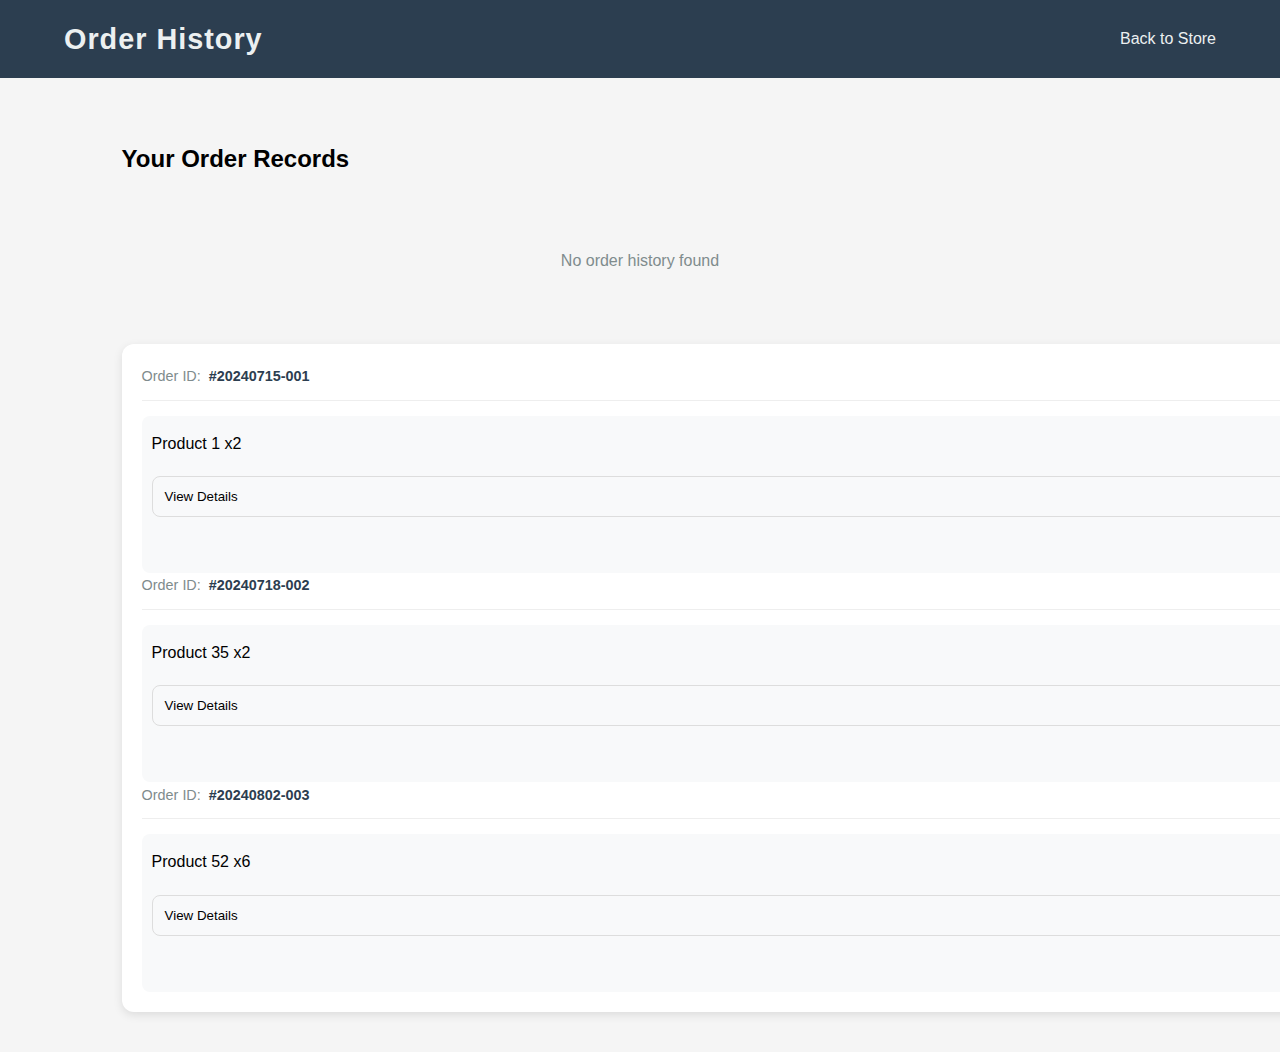
<file: order-history.html>
<!DOCTYPE html>
<html lang="en">
<head>
    <meta charset="UTF-8">
    <title>Order History</title>
    <link rel="stylesheet" href="style.css">
</head>
<body>
    <nav>
        <div class="nav-left">
            <h1 class="logo">Order History</h1>
        </div>
        <div class="nav-right">
            <ul>
                <li><a href="index.html">Back to Store</a></li>
            </ul>
        </div>
    </nav>

    <div class="container">
        <div class="order-history">
            <h2>Your Order Records</h2>
            <div id="orderList" class="order-list"></div>
            <div class="order-list">
                <div class="order-card">
                    <div class="order-header">
                        <div class="order-id">
                            <span>Order ID:</span>
                            <strong>#20240715-001</strong>
                        </div>
                        <div class="order-date">July 15, 2024</div>
                    </div>
                    
                    <div class="order-details">
                        <div class="order-items">
                            <div class="order-item">
                                <span>Product 1 x2</span>
                                <span>$80</span>
                            </div>
                            
                            <button class="view-detail-btn">
                                View Details
                                <i class="fas fa-chevron-right"></i>
                            </button>
                            <button class="delete-btn" id="deleteOrders">Delete Order Record</button>
                        </div>
                    </div>
                    <div class="order-header">
                        <div class="order-id">
                            <span>Order ID:</span>
                            <strong>#20240718-002</strong>
                        </div>
                        <div class="order-date">July 18, 2024</div>
                    </div>
                    
                    <div class="order-details">
                        <div class="order-items">
                            <div class="order-item">
                                <span>Product 35 x2</span>
                                <span>$150</span>
                            </div>
                            
                            <button class="view-detail-btn">
                                View Details
                                <i class="fas fa-chevron-right"></i>
                            </button>
                            <button class="delete-btn" id="deleteOrders">Delete Order Record</button>
                        </div>
                    </div>
                    <div class="order-header">
                        <div class="order-id">
                            <span>Order ID:</span>
                            <strong>#20240802-003</strong>
                        </div>
                        <div class="order-date">August 02, 2024</div>
                    </div>
                    
                    <div class="order-details">
                        <div class="order-items">
                            <div class="order-item">
                                <span>Product 52 x6</span>
                                <span>$420</span>
                            </div>
                            
                            <button class="view-detail-btn">
                                View Details
                                <i class="fas fa-chevron-right"></i>
                            </button>
                            <button class="delete-btn" id="deleteOrders">Delete Order Record</button>
                        </div>
                    </div>
                </div>
            </div>
        </div>
    </div>

    <script>
        document.addEventListener('DOMContentLoaded', () => {
            const orders = JSON.parse(localStorage.getItem('orders')) || [];
            const container = document.getElementById('orderList');

            if (orders.length === 0) {
                container.innerHTML = '<p class="no-orders">No order history found</p>';
                return;
            }

            orders.forEach(order => {
                const orderDiv = document.createElement('div');
                orderDiv.className = 'order-card';
                orderDiv.innerHTML = `
                    <div class="order-header">
                        <span>Order #${order.id}</span>
                        <span>${order.date}</span>
                    </div>
                    <div class="order-details">
                        <p>Total: $${order.total}</p>
                        <p>Customer: ${order.customerInfo.fullName}</p>
                        <div class="order-items">
                            ${order.items.map(item => `
                                <div class="order-item">
                                    <span>${item.name} x${item.quantity}</span>
                                    <span>$${item.price * item.quantity}</span>
                                </div>
                            `).join('')}
                        </div>
                    </div>
                `;
                container.appendChild(orderDiv);
            });
        });
    </script>
</body>
</html>
</file>
<file: admin/sidebars.css>
body {
    min-height: 100vh;
    min-height: -webkit-fill-available;
}

html {
    height: -webkit-fill-available;
}

main {
    height: 100vh;
    height: -webkit-fill-available;
    max-height: 100vh;
    overflow-x: auto;
    overflow-y: hidden;
}

.dropdown-toggle {
    outline: 0;
}

.btn-toggle {
    padding: .25rem .5rem;
    font-weight: 600;
    color: var(--bs-emphasis-color);
    background-color: transparent;
}

.btn-toggle:hover,
.btn-toggle:focus {
    color: rgba(var(--bs-emphasis-color-rgb), .85);
    background-color: var(--bs-tertiary-bg);
}

.btn-toggle::before {
    width: 1.25em;
    line-height: 0;
    content: url("data:image/svg+xml,%3csvg xmlns='http://www.w3.org/2000/svg' width='16' height='16' viewBox='0 0 16 16'%3e%3cpath fill='none' stroke='rgba%280,0,0,.5%29' stroke-linecap='round' stroke-linejoin='round' stroke-width='2' d='M5 14l6-6-6-6'/%3e%3c/svg%3e");
    transition: transform .35s ease;
    transform-origin: .5em 50%;
}

[data-bs-theme="dark"] .btn-toggle::before {
    content: url("data:image/svg+xml,%3csvg xmlns='http://www.w3.org/2000/svg' width='16' height='16' viewBox='0 0 16 16'%3e%3cpath fill='none' stroke='rgba%28255,255,255,.5%29' stroke-linecap='round' stroke-linejoin='round' stroke-width='2' d='M5 14l6-6-6-6'/%3e%3c/svg%3e");
}

.btn-toggle[aria-expanded="true"] {
    color: rgba(var(--bs-emphasis-color-rgb), .85);
}

.btn-toggle[aria-expanded="true"]::before {
    transform: rotate(90deg);
}

.btn-toggle-nav a {
    padding: .1875rem .5rem;
    margin-top: .125rem;
    margin-left: 1.25rem;
}

.btn-toggle-nav a:hover,
.btn-toggle-nav a:focus {
    background-color: var(--bs-tertiary-bg);
}

.scrollarea {
    overflow-y: auto;
}
</file>
<file: admin/main.css>
/* Base Elements */
html {
    height: -webkit-fill-available;
}

body {
    min-height: 100vh;
}

/* Layout */
.main-container {
    display: flex;
    flex-direction: row;
    min-height: 100vh;
}

.content-wrapper {
    flex-grow: 1;
    padding: 20px;
}

.theme-icon {
    display: flex;
    align-items: center;
    justify-content: center;
    width: 3rem;
    height: 3rem;
    border-radius: 0.5rem;
    background-color: #212529;
    /* Default for light theme */
    color: #fff;
    /* Icon color */
    transition: background-color 0.3s, color 0.3s;
}

[data-bs-theme="dark"] .theme-icon {
    background-color: #fff;
    /* Background for dark theme */
    color: #212529;
    /* Icon color remains white */
}

/* Animation for theme transition */
.theme-transition {
    transition: background-color 0.3s, color 0.3s;
}
</file>
<file: admin/login/signin.css>
html,
body {
    height: 100%;
}

body {
    display: flex;
    align-items: center;
    padding-top: 40px;
    padding-bottom: 40px;
    background-color: #f5f5f5;
}

.form-signin {
    width: 100%;
    max-width: 330px;
    padding: 15px;
    margin: auto;
}

.form-signin .checkbox {
    font-weight: 400;
}

.form-signin .form-floating:focus-within {
    z-index: 2;
}

.form-signin input[type="text"] {
    margin-bottom: -1px;
    border-bottom-right-radius: 0;
    border-bottom-left-radius: 0;
}

.form-signin input[type="password"] {
    margin-bottom: 10px;
    border-top-left-radius: 0;
    border-top-right-radius: 0;
}
</file>
<file: admin/login/style.css>
.bd-placeholder-img {
    font-size: 1.125rem;
    text-anchor: middle;
    -webkit-user-select: none;
    -moz-user-select: none;
    user-select: none;
}

@media (min-width: 768px) {
    .bd-placeholder-img-lg {
        font-size: 3.5rem;
    }
}
</file>
<file: admin/admin.css>
/* Base Elements */
html {
    width: 100%;
    width: -moz-available;          /* WebKit-based browsers will ignore this. */
    width: -webkit-fill-available;  /* Mozilla-based browsers will ignore this. */
    width: fill-available;

}

body {
    min-height: 100vh;
}

/* Layout */
.main-container {
    display: flex;
    flex-direction: row;
    min-height: 100vh;
}

.content-wrapper {
    flex-grow: 1;
    padding: 20px;
}

@media only screen and (max-width:768px) {
    .content-wrapper {
        padding: 0;
    }
}
</file>
<file: style.css>
* {
    margin: 0;
    padding: 0;
    box-sizing: border-box;
}

body {
    font-family: 'Segoe UI', Tahoma, 'Geneva', Verdana, sans-serif;
    line-height: 1.6;
    background-color: #f5f5f5;
}

nav {
    background: #2c3e50;
    color: white;
    padding: 1rem;
    position: fixed;
    width: 100%;
    top: 0;
    display: flex;
    justify-content: space-between;
    align-items: center;
    padding: 1rem 5%;
    z-index: 1000;
}

.nav-left .logo {
    font-size: 1.8rem;
    color: #ecf0f1;
    font-weight: 700;
    letter-spacing: 1px;
}

.nav-right ul {
    display: flex;
    gap: 2rem;
    list-style: none;
}

nav a {
    color: #ecf0f1;
    text-decoration: none;
    font-weight: 500;
    transition: color 0.3s ease;
}

nav a:hover {
    color: #3498db;
}

.container {
    margin-top: 100px;
    padding: 0 5%;
}

.content-section {
    min-height: calc(100vh - 150px);
    padding: 40px 0;
}

.hidden {
    display: none !important;
}

/* Product grid styles */
.product-grid {
    display: grid;
    grid-template-columns: repeat(auto-fit, minmax(240px, 1fr));
    gap: 30px;
    padding: 20px 2%;
    max-width: 100%;
    overflow: hidden;
}

.product-card {
    background: white;
    border-radius: 10px;
    padding: 20px;
    box-shadow: 0 3px 10px rgba(0,0,0,0.1);
    transition: transform 0.3s ease;
}

.product-card:hover {
    transform: translateY(-5px);
}

.product-card img {
    width: 100%;
    height: 220px;
    object-fit: cover;
    border-radius: 8px;
    margin-bottom: 15px;
}

.product-card h3 {
    color: #2c3e50;
    margin-bottom: 10px;
    font-size: 1.2rem;
}

.product-card p {
    color: #7f8c8d;
    margin-bottom: 15px;
}

.add-to-cart {
    background: #3498db;
    color: white;
    border: none;
    padding: 10px 25px;
    border-radius: 5px;
    cursor: pointer;
    transition: background 0.3s ease;
}

.add-to-cart:hover {
    background: #2980b9;
}

/* Service block styles */
.service-list {
    display: grid;
    gap: 30px;
    grid-template-columns: repeat(3, 1fr);
    margin-top: 40px;
}

.service-item {
    padding: 50px;
    border-radius: 30px;
    box-shadow: 0 5px 15px rgba(0,0,0,0.1);
    text-align: center;
    position: relative;
    transition: all 0.4s cubic-bezier(0.25, 0.46, 0.45, 0.94);
    cursor: pointer;
    overflow: hidden;
    background: linear-gradient(135deg, #ffffff 0%, #f8f9fa 100%);
}

.service-item:hover {
    border-top: 3px solid #3498db;
    transform: translateY(-10px) scale(1.02);
    box-shadow: 0 15px 30px rgba(52, 152, 219, 0.2);
    background: linear-gradient(135deg, #f8f9fa 0%, #ffffff 100%);
}

.service-item::before {
    content: '';
    position: absolute;
    width: 200%;
    height: 200%;
    background: rgba(52, 152, 219, 0.1);
    opacity: 0;
}

.service-item:hover::before {
    opacity: 1;
    top: 0%;
    left: 0%;
}

.service-item h3 {
    color: #3498db;
    margin-bottom: 15px;
    font-size: 1.3rem;
    transition: all 0.3s ease;
    position: relative;
}

.service-item:hover h3 {
    
    color: #2c3e50;
    transform: translateX(10px);
}

.service-item p {
    color: #7f8c8d;
    line-height: 1.8;
    transition: all 0.4s ease;
    position: relative;
}

.service-item:hover p {
    color: #34495e;
    transform: translateX(5px);
}

/* Shopping cart styles */
.cart-icon {
    position: fixed;
    top: 85px;
    right: 15px;
    background: #0084ff;
    color: white;
    padding: 12px;
    border-radius: 50%;
    cursor: pointer;
    display: flex;
    align-items: center;
    gap: 5px;
    z-index: 1001;
}

.cart-container {
    position: fixed;
    top: 0;
    right: 0;
    width: 400px;
    height: 100vh;
    background: white;
    box-shadow: -2px 0 15px rgba(0,0,0,0.1);
    transform: translateX(100%);
    transition: transform 0.3s cubic-bezier(0.4, 0, 0.2, 1);
    z-index: 1001;
}

.cart-container.active {
    transform: translateX(0);
}

.cart-header {
    padding: 20px;
    border-bottom: 1px solid #eee;
    display: flex;
    justify-content: space-between;
    align-items: center;
}

.close-cart {
    background: none;
    border: none;
    font-size: 24px;
    cursor: pointer;
    color: #7f8c8d;
}

.cart-items {
    flex: 1;
    overflow-y: auto;
    padding: 20px;
    max-height: calc(100vh - 160px);
}

.cart-footer {
    padding: 20px;
    background: white;
    border-top: 1px solid #eee;
    position: sticky;
    bottom: 0;
    background: #fff;
    box-shadow: 0 -5px 15px rgba(0,0,0,0.05);
}

.cart-item {
    display: flex;
    gap: 15px;
    margin-bottom: 20px;
    padding-bottom: 20px;
    border-bottom: 1px solid #eee;
}

.cart-item img {
    width: 80px;
    height: 80px;
    object-fit: cover;
    border-radius: 8px;
}

.cart-item-info {
    flex: 1;
}

.quantity-control {
    display: flex;
    align-items: center;
    gap: 10px;
    margin: 12px 0;
}

.quantity-control button {
    width: 30px;
    height: 30px;
    border: 1px solid #ddd;
    background: #f8f8f8;
    cursor: pointer;
    border-radius: 4px;
}

.remove-item {
    color: #e74c3c;
    cursor: pointer;
    background: none;
    border: none;
    padding: 5px;
    font-size: 0.9rem;
}

.cart-total {
    font-size: 1.1rem;
    font-weight: 600;
    text-align: right;
    padding: 20px;
    border-top: 1px solid #eee;
}

.checkout-btn {
    background: #1188ff;
    color: white;
    padding: 15px;
    border: none;
    border-radius: 5px;
    cursor: pointer;
    width: calc(100% - 40px);
    margin: 0 20px 20px;
    transition: background 0.3s ease;
}

.checkout-btn:hover {
    background: #b9b9b9;
}

/* Login form styles */
.login-form {
    max-width: 400px;
    margin: 100px auto;
    padding: 30px;
    background: white;
    border-radius: 10px;
    box-shadow: 0 5px 15px rgba(0,0,0,0.1);
}

.login-form h2 {
    text-align: center;
    margin-bottom: 25px;
    color: #2c3e50;
}

.login-form input {
    width: 100%;
    padding: 12px;
    margin-bottom: 15px;
    border: 1px solid #ddd;
    border-radius: 5px;
    font-size: 1rem;
}

.login-form button {
    width: 100%;
    padding: 12px;
    background: #3498db;
    color: white;
    border: none;
    border-radius: 5px;
    cursor: pointer;
    font-size: 1rem;
}

/* Responsive design */
@media (max-width: 768px) {
    nav {
        flex-direction: column;
        padding: 1rem;
    }

    .nav-right ul {
        flex-wrap: wrap;
        justify-content: center;
        margin-top: 1rem;
        gap: 1rem;
    }

    .cart-container {
        width: 100%;
    }

    .product-card {
        padding: 15px;
    }

    .service-item {
        padding: 20px;
    }
}

@media (max-width: 480px) {
    .cart-icon {
        z-index: 1002;
        top: 40px;
        right: 15px;
        padding: 10px;
    }

    .login-form {
        margin: 80px auto;
        padding: 20px;
    }
}

/* Checkout page specific styles */
.checkout-container {
    max-width: 1000px;
    margin: 100px auto;
    padding: 30px;
    display: grid;
    grid-template-columns: 1fr 1fr 1fr;
    gap: 30px;
}

.customer-info {
    background: white;
    padding: 30px;
    border-radius: 12px;
    box-shadow: 0 5px 15px rgba(0,0,0,0.1);
    height: fit-content;
}

.info-form {
    margin-top: 20px;
    display: flex;
    flex-direction: column;
    gap: 15px;
}

@media (max-width: 1200px) {
    .checkout-container {
        grid-template-columns: 1fr;
    }
    
    .customer-info {
        order: 1;
    }
    
    .order-summary {
        order: 2;
    }
    
    .payment-form {
        order: 3;
    }
}

.order-summary {
    background: white;
    padding: 30px;
    border-radius: 12px;
    box-shadow: 0 5px 15px rgba(0,0,0,0.1);
    display: flex;
    flex-direction: column;
    height: 100vh;
}

.payment-form {
    background: white;
    padding: 30px;
    border-radius: 12px;
    box-shadow: 0 5px 15px rgba(0,0,0,0.1);
}

.form-group {
    margin-bottom: 20px;
}

.form-group label {
    display: block;
    margin-bottom: 8px;
    color: #2c3e50;
    font-weight: 500;
}

.form-group label::after {
    content: '*';
    color: #e74c3c;
    margin-left: 3px;
}

.form-group:nth-last-child(2) label::after { 
    content: '';
}

.form-group input,
.form-group select {
    width: 100%;
    padding: 12px;
    border: 1px solid #ddd;
    border-radius: 6px;
    font-size: 1rem;
}

.pay-btn {
    background: #0084ff;
    color: white;
    padding: 15px;
    border: none;
    border-radius: 6px;
    cursor: pointer;
    width: 100%;
    font-size: 1.1rem;
    transition: background 0.3s ease;
}

.pay-btn:hover {
    background: #b9b9b9;
}

.forgot-password {
    text-align: center;
    margin-top: 15px;
}

.forgot-password a {
    color: #3498db;
    font-size: 0.9rem;
    text-decoration: none;
}

.forgot-password a:hover {
    text-decoration: underline;
}

/* Modal window styles */
.modal {
    display: none;
    position: fixed;
    top: 0;
    left: 0;
    width: 100%;
    height: 100%;
    background: rgba(0, 0, 0, 0.5);
    display: flex;
    justify-content: center;
    align-items: center;
    z-index: 2000;
}

.modal-content {
    background: white;
    margin: 15% auto;
    padding: 30px;
    width: 90%;
    max-width: 500px;
    border-radius: 10px;
    position: relative;
}

.close-modal {
    position: absolute;
    top: 15px;
    right: 20px;
    font-size: 28px;
    cursor: pointer;
    color: #7f8c8d;
}

.modal-btn {
    background: #3498db;
    color: white;
    padding: 12px;
    border: none;
    border-radius: 5px;
    width: 100%;
    cursor: pointer;
    margin-top: 15px;
}

.modal-btn:hover {
    background: #2980b9;
}

/* About Page Styles */
.about-header {
    text-align: center;
    margin-bottom: 40px;
}

.decorative-line {
    width: 100px;
    height: 3px;
    background: #3498db;
    margin: 15px auto;
}

.tagline {
    color: #7f8c8d;
    font-size: 1.1rem;
}

.about-grid {
    display: grid;
    gap: 30px;
    grid-template-columns: repeat(auto-fit, minmax(300px, 1fr));
    margin: 40px 0;
}

.about-card {
    background: white;
    padding: 30px;
    border-radius: 15px;
    box-shadow: 0 5px 15px rgba(0,0,0,0.1);
    transition: transform 0.3s ease;
}

.about-card:hover {
    transform: translateY(-5px);
}

.icon-container {
    width: 50px;
    height: 50px;
    background: #3498db;
    border-radius: 50%;
    display: flex;
    align-items: center;
    justify-content: center;
    margin-bottom: 20px;
}

.icon-container i {
    color: white;
    font-size: 1.5rem;
}

.location-grid {
    display: grid;
    gap: 15px;
    margin-top: 20px;
}

.location-item {
    display: flex;
    align-items: center;
    gap: 10px;
    color: #2c3e50;
}

.process-timeline {
    position: relative;
    padding: 30px;
    background: white;
    border-radius: 15px;
    box-shadow: 0 5px 15px rgba(0,0,0,0.1);
}

.timeline-item {
    display: flex;
    gap: 20px;
    margin-bottom: 30px;
    position: relative;
}

.timeline-icon {
    width: 20px;
    height: 20px;
    background: #3498db;
    border-radius: 50%;
    display: flex;
    align-items: center;
    justify-content: center;
    flex-shrink: 0;
}

.timeline-icon i {
    color: white;
}

.eco-list {
    list-style: none;
    padding: 0;
}

.eco-list li {
    display: flex;
    align-items: center;
    gap: 10px;
    margin-bottom: 15px;
}

.team-section {
    margin-top: 60px;
    text-align: center;
}

.team-grid {
    display: grid;
    grid-template-columns: repeat(auto-fit, minmax(250px, 1fr));
    gap: 30px;
    margin-top: 30px;
}

.team-member {
    background: white;
    padding: 20px;
    border-radius: 15px;
    box-shadow: 0 5px 15px rgba(0,0,0,0.1);
}

.member-photo {
    width: 50px;
    height: 50px;
    border-radius: 50%;
    margin: 0 auto 20px;
    background-size: cover;
    background-position: center;
}

/* Font Awesome Icons */
@import url('https://cdnjs.cloudflare.com/ajax/libs/font-awesome/5.15.4/css/all.min.css');

/* Search box style */
.products-header {
    padding: 20px 2%;
    display: flex;
    justify-content: flex-end;
}

.search-box {
    display: flex;
    gap: 10px;
    max-width: 400px;
    width: 100%;
}

#productSearch {
    flex: 1;
    padding: 12px;
    border: 1px solid #ddd;
    border-radius: 25px;
    font-size: 1rem;
}

#searchButton {
    width: 50px;
    height: 50px;
    border: none;
    border-radius: 50%;
    background: #3498db;
    color: white;
    cursor: pointer;
    transition: background 0.3s ease;
}

#searchButton:hover {
    background: #2980b9;
}

.pagination-controls {
    display: flex;
    justify-content: center;
    align-items: center;
    gap: 20px;
    padding: 30px 0;
}

.pagination-btn {
    width: 40px;
    height: 40px;
    border: 2px solid #3498db;
    border-radius: 50%;
    background: white;
    color: #3498db;
    cursor: pointer;
    transition: all 0.3s ease;
}

.pagination-btn:hover {
    background: #3498db;
    color: white;
}

#currentPage {
    font-size: 1.2rem;
    min-width: 30px;
    text-align: center;
}

.alternative-payments {
  margin-top: 30px;
  border-top: 1px solid #eee;
  padding-top: 20px;
}

.alternative-payments h3 {
  color: #7f8c8d;
  margin-bottom: 15px;
  font-size: 1.1rem;
}

.payment-method-btn {
  width: 100%;
  padding: 15px;
  margin: 8px 0;
  border: none;
  border-radius: 8px;
  cursor: pointer;
  display: flex;
  align-items: center;
  gap: 15px;
  font-weight: 500;
  transition: transform 0.2s ease;
}

.payment-method-btn:hover {
  transform: translateX(5px);
}

.payment-method-btn i {
  font-size: 1.8rem;
}

.pp-btn {
  background: #003087;
  color: white;
}

.ap-btn {
  background: #000;
  color: white;
}

.gp-btn {
  background: #4285f4;
  color: white;
}

.stripe-btn {
  background: #635bff;
  color: white;
}

.alternative-payments {
    margin-top: 30px;
    border-top: 1px solid #eee;
    padding-top: 20px;
  }
  
.alternative-payments h3 {
    color: #7f8c8d;
    margin-bottom: 15px;
    font-size: 1.1rem;
}
  
.payment-method-btn {
    width: 100%;
    padding: 15px;
    margin: 8px 0;
    border: none;
    border-radius: 8px;
    cursor: pointer;
    display: flex;
    align-items: center;
    gap: 15px;
    font-weight: 500;
    transition: transform 0.2s ease;
}
  
.payment-method-btn:hover {
    transform: translateX(5px);
}
  
.payment-method-btn i {
    font-size: 1.8rem;
}
  
.pp-btn {
    background: #003087;
    color: white;
}
  
.ap-btn {
    background: #000;
    color: white;
}
  
.gp-btn {
    background: #4285f4;
    color: white;
}
  
.stripe-btn {
    background: #635bff;
    color: white;
}

.hero-section {
    background: linear-gradient(rgba(52, 152, 219, 0.9), rgba(52, 152, 219, 0.8)),
                url('images/hero-bg.jpg') center/cover;
    padding: 120px 0;
    text-align: center;
    color: white;
}
  
.hero-content {
    max-width: 1000px;
    margin: 0 auto;
    font-size: 3rem;
}
  
.hero-tagline {
    font-size: 1.5rem;
    margin: 20px 0;
    text-shadow: 2px 2px 4px rgba(0,0,0,0.3);
}
  
.cta-button {
    display: inline-block;
    padding: 15px 40px;
    background: #ff6b6b;
    color: white;
    border-radius: 30px;
    font-size: 1.2rem;
    transition: transform 0.3s, box-shadow 0.3s;
}
  
.cta-button:hover {
    transform: translateY(-3px);
    box-shadow: 0 5px 15px rgba(255,107,107,0.4);
}
  
/* Features */
.features-section {
    padding: 80px 0;
    background: #f9f9f9;
}
  
.section-title {
    text-align: center;
    font-size: 2.5rem;
    color: #00aeff;
    margin-bottom: 50px;
    position: relative;
}
  
.section-title::after {
    content: '';
    display: block;
    width: 60px;
    height: 3px;
    background: #3498db;
    margin: 15px auto;
}
  
.feature-grid {
    display: grid;
    grid-template-columns: repeat(auto-fit, minmax(300px, 1fr));
    gap: 30px;
    padding: 0 5%;
}
  
.feature-card {
    background: white;
    padding: 30px;
    border-radius: 15px;
    box-shadow: 0 5px 25px rgba(0,0,0,0.08);
    transition: transform 0.3s;
}
  
.feature-card:hover {
    transform: translateY(-10px);
}
  
.feature-icon {
    width: 70px;
    height: 70px;
    background: #3498db;
    border-radius: 50%;
    display: flex;
    align-items: center;
    justify-content: center;
     margin: 0 auto 20px;
}
  
.feature-icon i {
    font-size: 2rem;
    color: white;
}
  
  /* animated icon */
@keyframes pulse {
    0% { transform: scale(1); }
    50% { transform: scale(1.1); }
    100% { transform: scale(1); }
}
  
@keyframes swing {
    0%, 100% { transform: rotate(-15deg); }
    50% { transform: rotate(15deg); }
}
  
  /* Interactive Demo */
.demo-section {
    padding: 80px 0;
    background: linear-gradient(45deg, #ecf5ff, #ffffff);
}
  
.demo-interactive {
    position: relative;
    max-width: 1000px;
    margin: 0 auto;
    padding: 30px;
    border-radius: 20px;
    background: white;
    box-shadow: 0 10px 30px rgba(52,152,219,0.1);
}
  
.demo-item {
    transition: transform 0.5s;
}
  
.demo-item:hover {
    transform: rotate(5deg) scale(1.05);
}
  
  /* Testimonials */
.testimonials-section {
    padding: 80px 0;
    background: #2c3e50;
    color: white;
}
  
.testimonial-slider {
    display: flex;
    overflow-x: auto;
    scroll-snap-type: x mandatory;
    padding: 20px 0;
}
  
.testimonial-card {
    flex: 0 0 300px;
    background: rgba(255,255,255,0.1);
    padding: 30px;
    border-radius: 15px;
    margin: 0 15px;
    backdrop-filter: blur(10px);
    scroll-snap-align: start;
}
  
.user-avatar {
    width: 80px;
    height: 80px;
    border-radius: 50%;
    margin: 0 auto 20px;
}

.sort-btn {
    padding: 6px 10px;
    background: #1298ff;
    border: 1px solid #d1d9e6;
    border-radius: 15px;
    cursor: pointer;
    font-size: 10px;
    font-weight: 80;
    color: #ffffff;
    display: flex;
    align-items: center;
    transition: all 0.3s cubic-bezier(0.25, 0.8, 0.25, 1);
    box-shadow: 
        3px 3px 6px rgba(163, 177, 198, 0.3),
        -3px -3px 6px rgba(255, 255, 255, 0.5);
    }

.cart-sort {
    display: flex;
    gap: 5px;
    margin-left: auto;
}

.history-btn {
    background: #666;
    color: white;
    padding: 15px;
    border: none;
    border-radius: 5px;
    cursor: pointer;
    width: calc(100% - 40px);
    margin: 0 20px 20px;
    transition: background 0.3s ease;
}

.delete-btn {
    background: #ff0000;
    color: white;
    padding: 5px;
    border: none;
    border-radius: 5px;
    cursor: pointer;
    width: 150px;
    margin: 0 20px 20px;
    transition: background 0.3s ease;
    margin-left: 1320px;
}

.history-btn:hover {
    background: #444;
}

.delete-btn:hover {
    background: #5a0000;
}

.modal {
    display: none;
    position: fixed;
    z-index: 1000;
    left: 0;
    top: 0;
    width: 100%;
    height: 100%;
    background-color: rgba(0,0,0,0.5);
}

.modal-content {
    background-color: #fff;
    margin: 15% auto;
    padding: 25px;
    width: 80%;
    max-width: 800px;
    border-radius: 8px;
}

.close {
    position: absolute;
    top: 15px;
    right: 20px;
    font-size: 28px;
    color: #aaa;
    cursor: pointer;
}

.form-group {
    margin-bottom: 15px;
}

.form-group label {
    display: block;
    margin-bottom: 5px;
}

.form-group input, 
.form-group textarea {
    width: 100%;
    padding: 8px;
    border: 1px solid #ddd;
    border-radius: 4px;
}

.update-btn {
    background-color: #0099ff;
    color: white;
    padding: 10px 20px;
    border: none;
    border-radius: 4px;
    cursor: pointer;
    width: 100%;
}

.update-btn:hover {
    background-color: #0077cc;
}

/* Order History Styles */
.order-history {
    padding: 40px 5%;
}

.order-list {
    display: grid;
    gap: 20px;
    margin-top: 30px;
}

.order-card {
    background: white;
    border-radius: 12px;
    padding: 20px;
    box-shadow: 0 3px 10px rgba(0,0,0,0.1);
}

.order-header {
    display: flex;
    justify-content: space-between;
    border-bottom: 1px solid #eee;
    padding-bottom: 10px;
    margin-bottom: 15px;
}

.order-details p {
    color: #2c3e50;
    margin: 8px 0;
}

.order-items {
    margin-top: 15px;
    padding: 10px;
    background: #f8f9fa;
    border-radius: 8px;
}

.order-item {
    display: flex;
    justify-content: space-between;
    padding: 5px 0;
}

.no-orders {
    text-align: center;
    color: #7f8c8d;
    padding: 40px 0;
}

.auth-link { transition: opacity 0.3s; }

/* Profile Modal Styles */
.profile-container {
    display: flex;
    gap: 30px;
    padding: 20px;
}

.profile-view-section {
    flex: 1;
    background: #f8f9fa;
    padding: 25px;
    border-radius: 10px;
    box-shadow: 0 2px 10px rgba(0,0,0,0.05);
}

.profile-edit-section {
    flex: 1;
}

.customer-info-view {
    margin-top: 20px;
}

.info-item {
    display: flex;
    margin-bottom: 15px;
    padding-bottom: 15px;
    border-bottom: 1px solid #eee;
}

.info-item label {
    font-weight: 600;
    color: #2c3e50;
    min-width: 120px;
}

.info-item span {
    color: #34495e;
    flex: 1;
}

/* Responsive adjustments */
@media (max-width: 768px) {
    .profile-container {
        flex-direction: column;
    }
    
    .profile-view-section,
    .profile-edit-section {
        flex: none;
        width: 100%;
    }
}

.order-id {
    display: flex;
    gap: 8px;
    align-items: center;
    color: #7f8c8d;
    font-size: 0.9rem;
}

.order-id strong {
    color: #2c3e50;
}

.view-detail-btn {
    width: 100%;
    padding: 12px;
    margin-top: 15px;
    background: #f8f9fa;
    border: 1px solid #ddd;
    border-radius: 8px;
    display: flex;
    justify-content: space-between;
    align-items: center;
    transition: all 0.3s ease;
    cursor: pointer;
}

.view-detail-btn i {
    font-size: 0.8rem;
    transition: transform 0.3s ease;
}

.view-detail-btn:hover {
    background: #3498db;
    color: white;
    border-color: #3498db;
}

.view-detail-btn:hover i {
    transform: translateX(3px);
}

/* 響應式調整 */
@media (max-width: 768px) {
    .order-id {
        flex-direction: column;
        align-items: flex-start;
        gap: 2px;
    }
}
</file>
